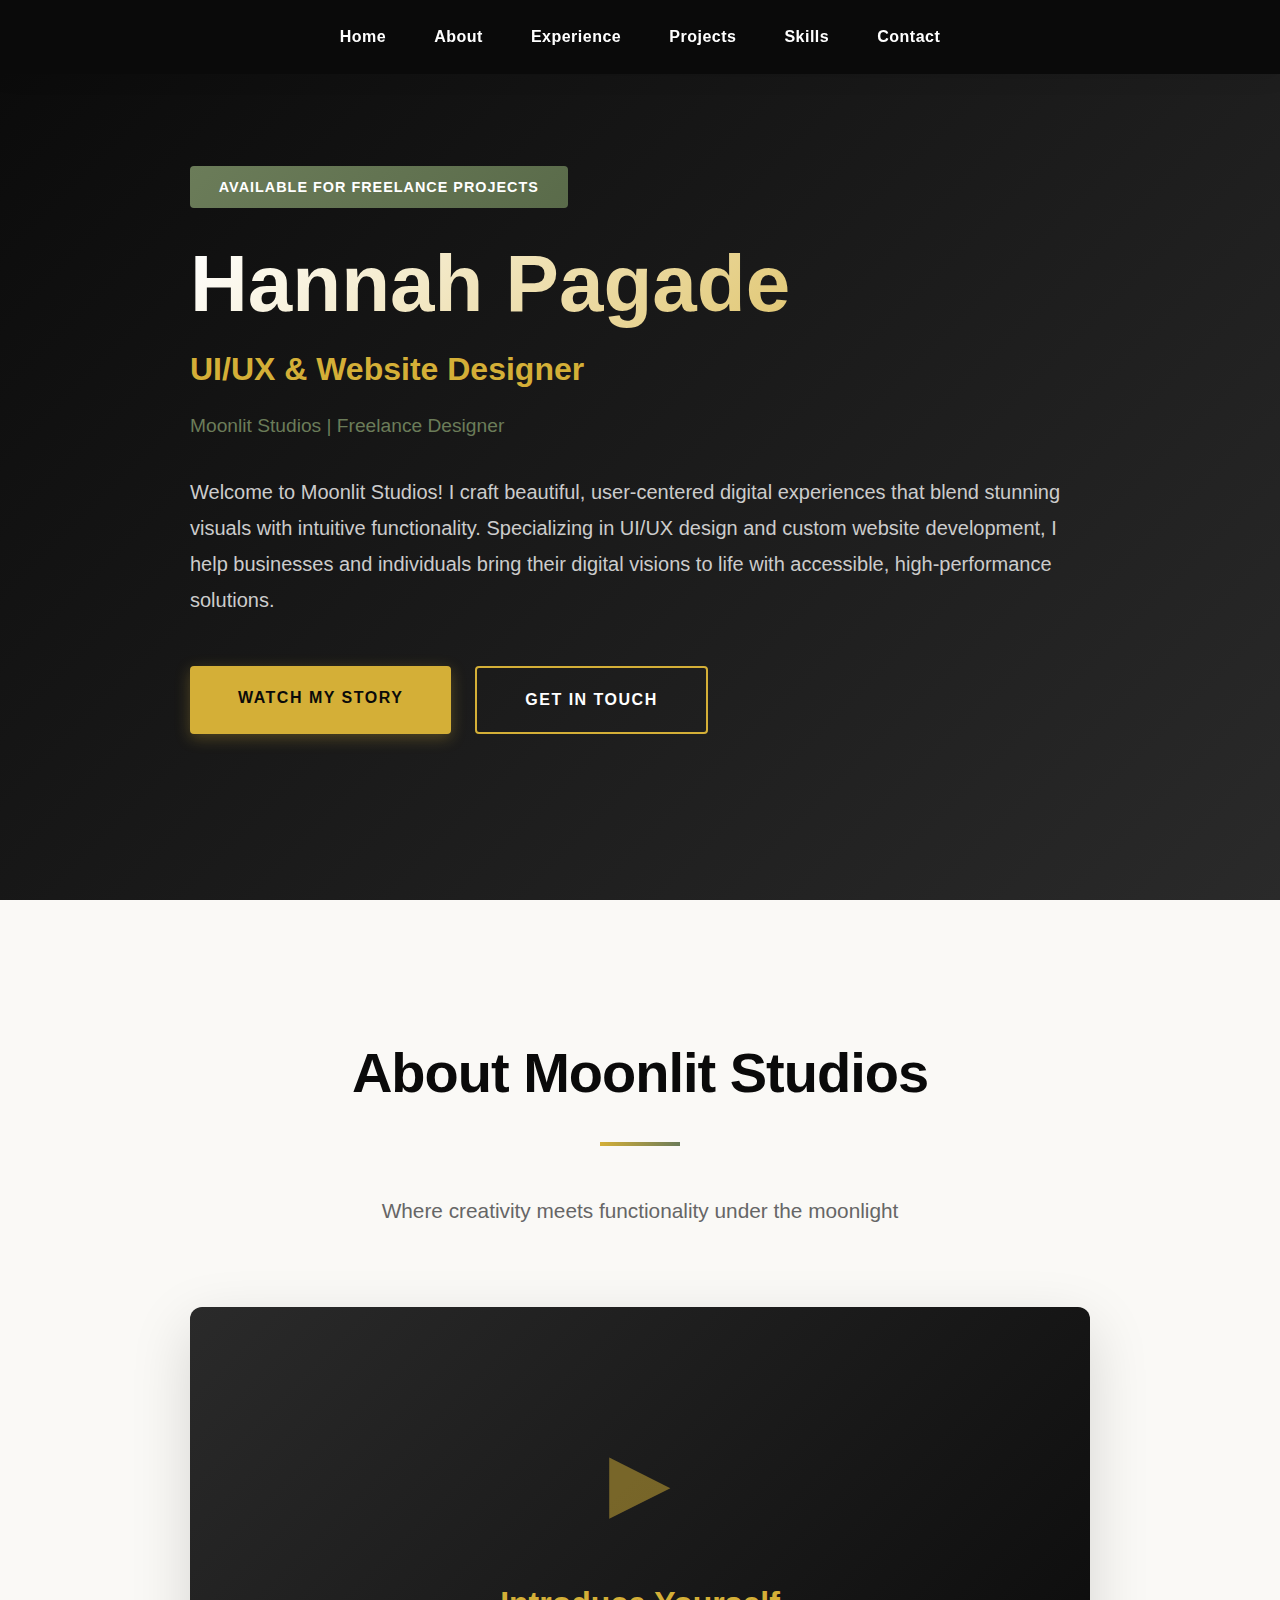
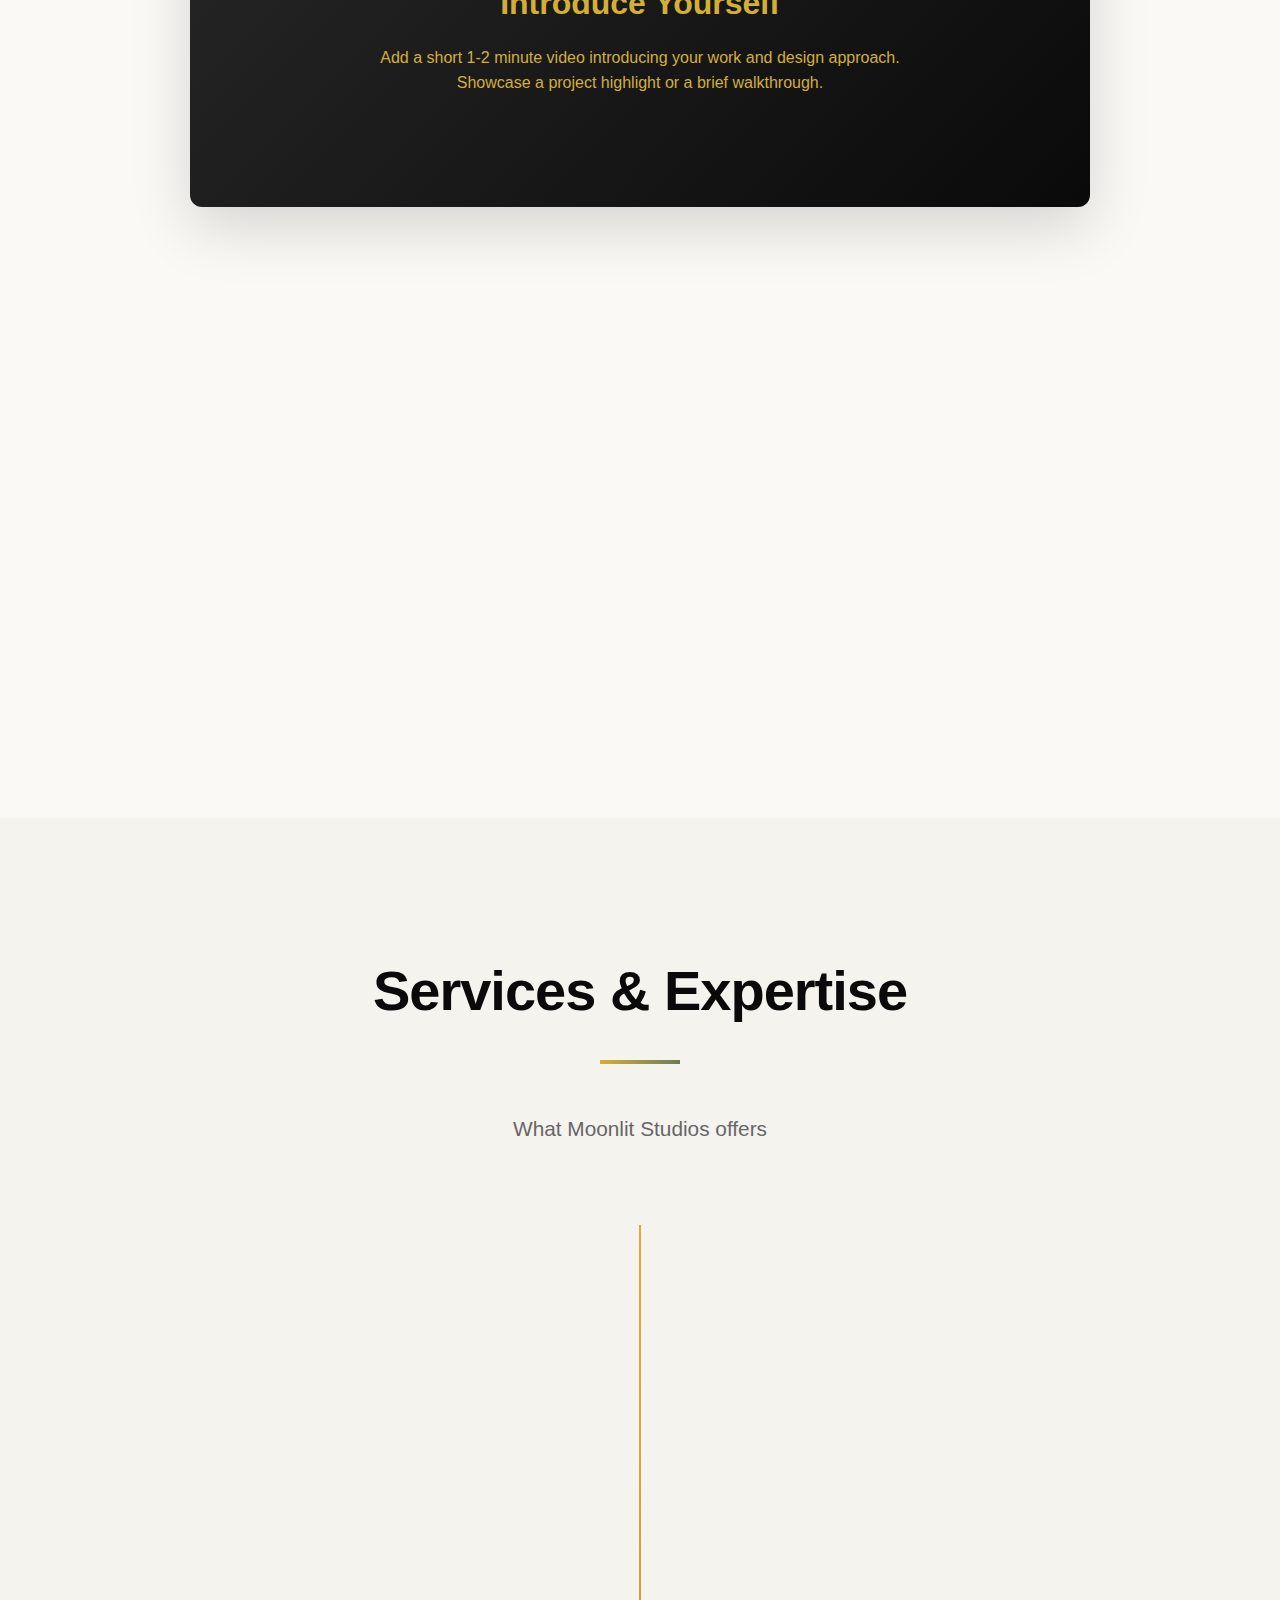
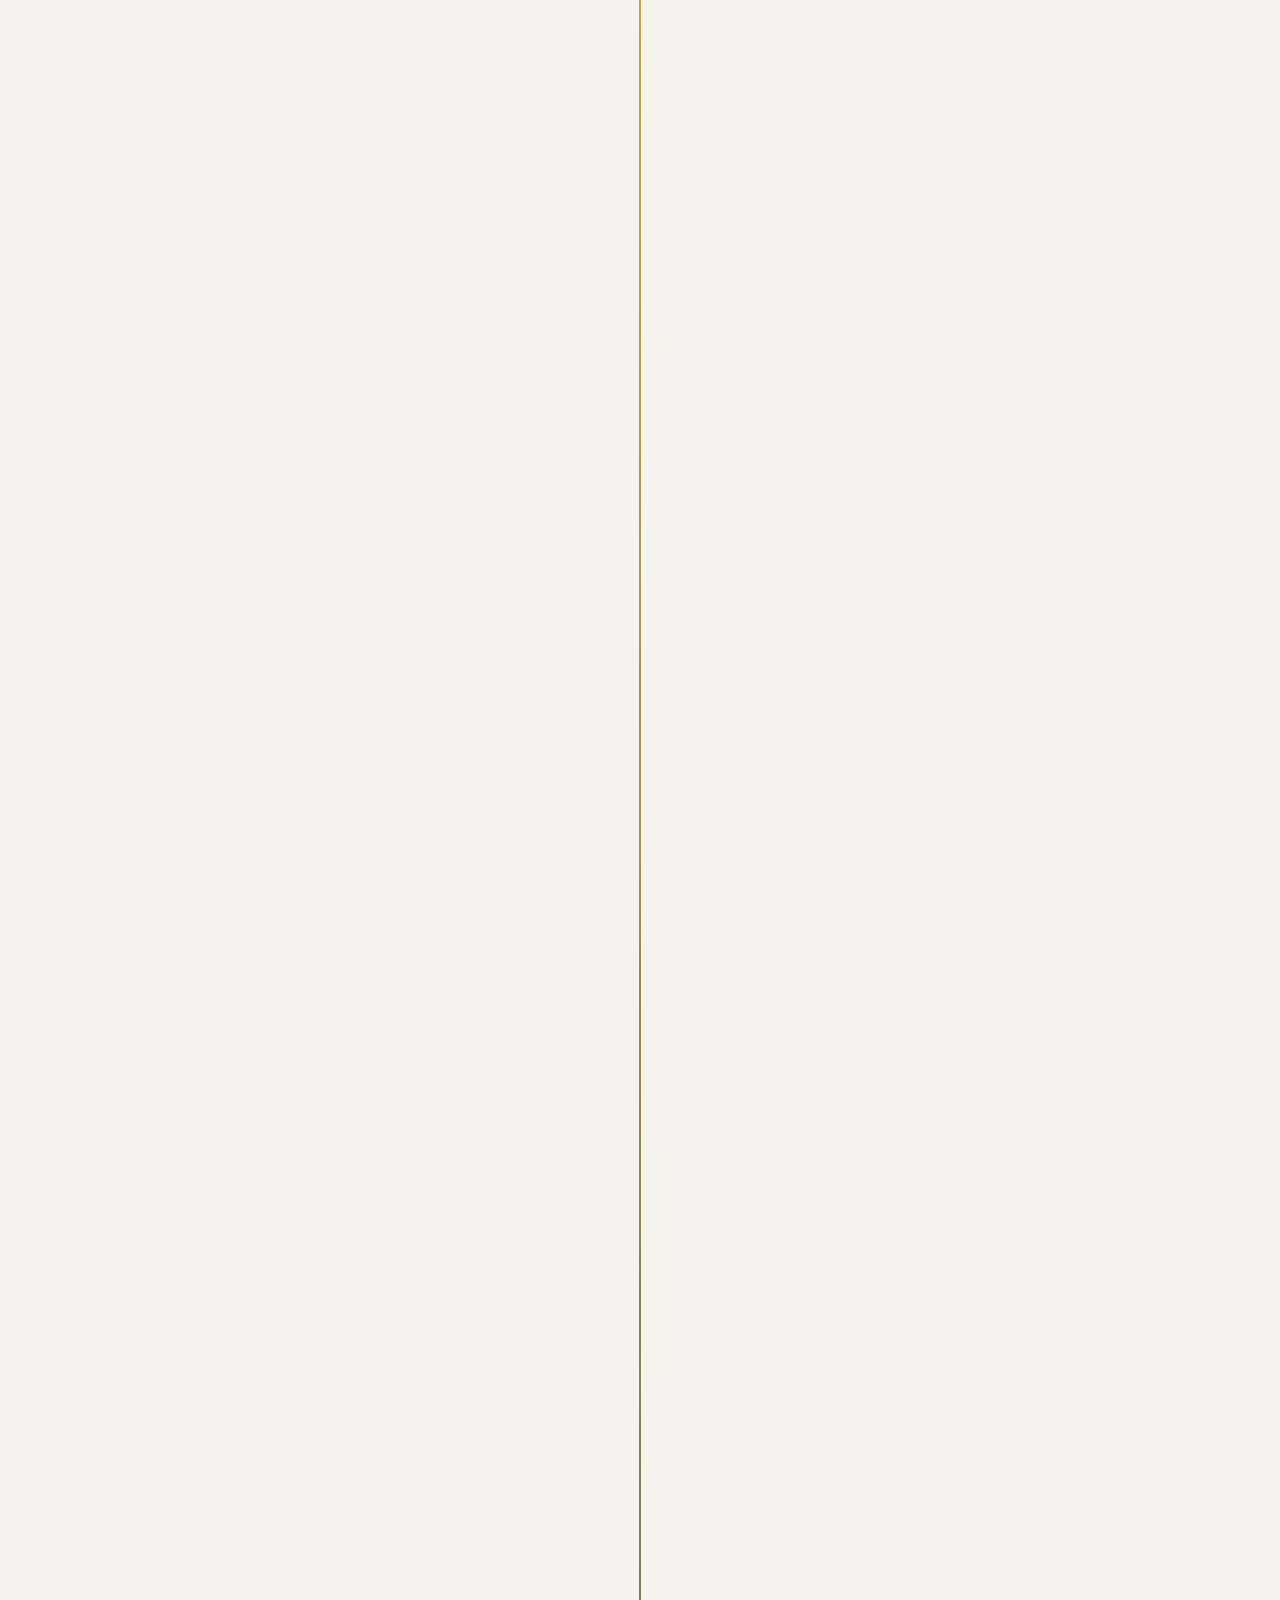
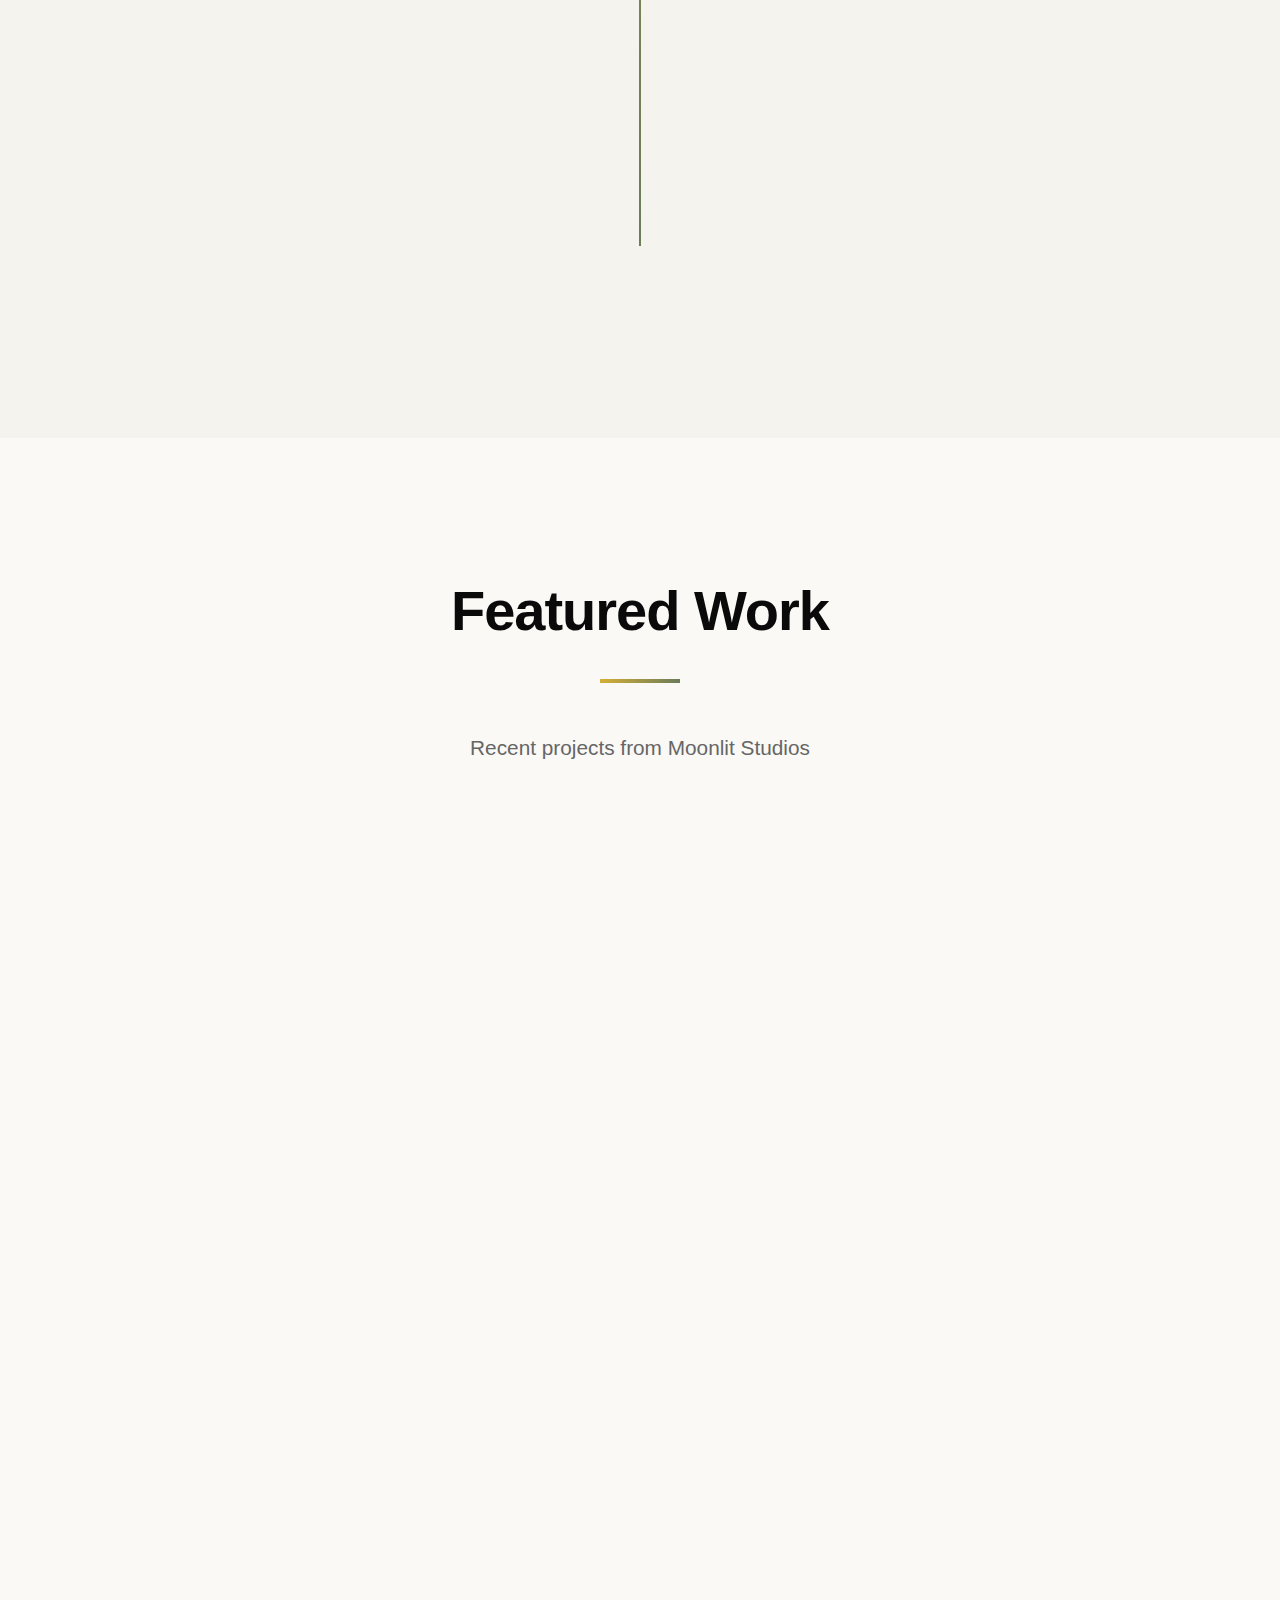
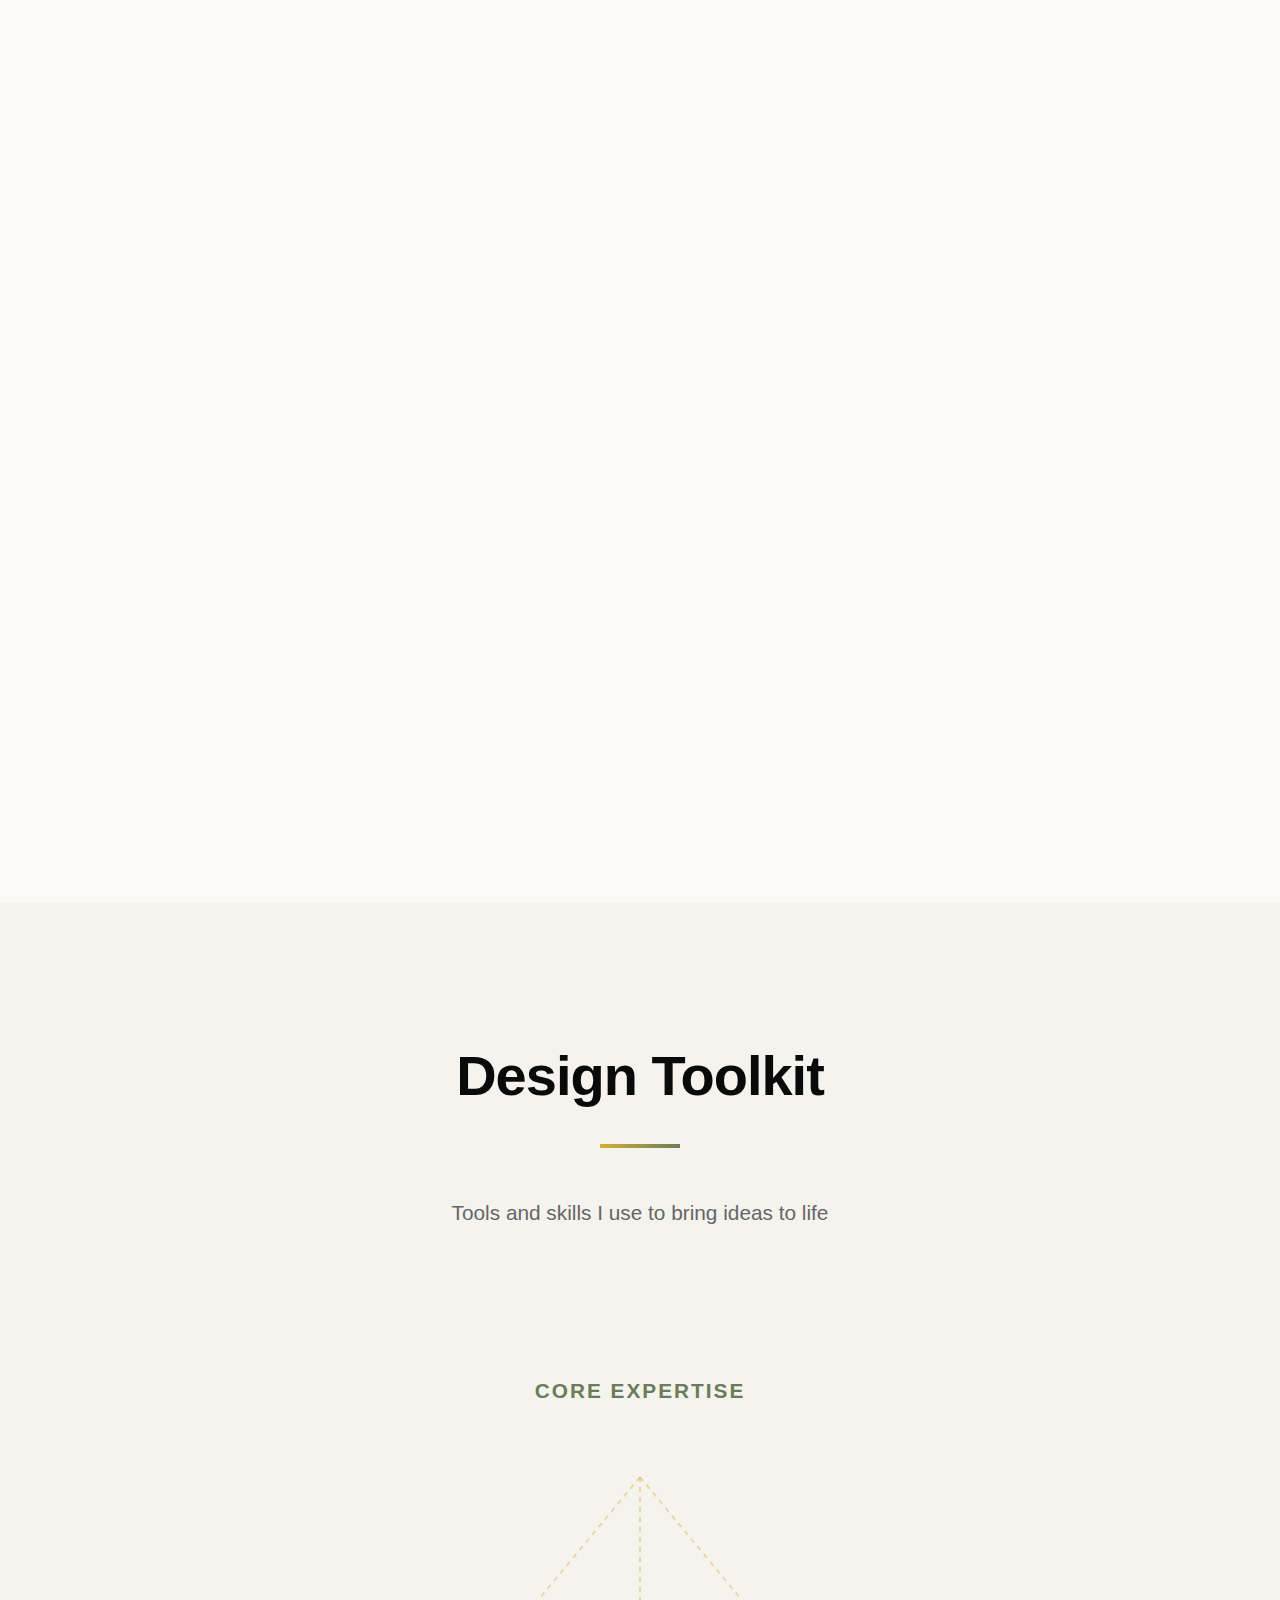
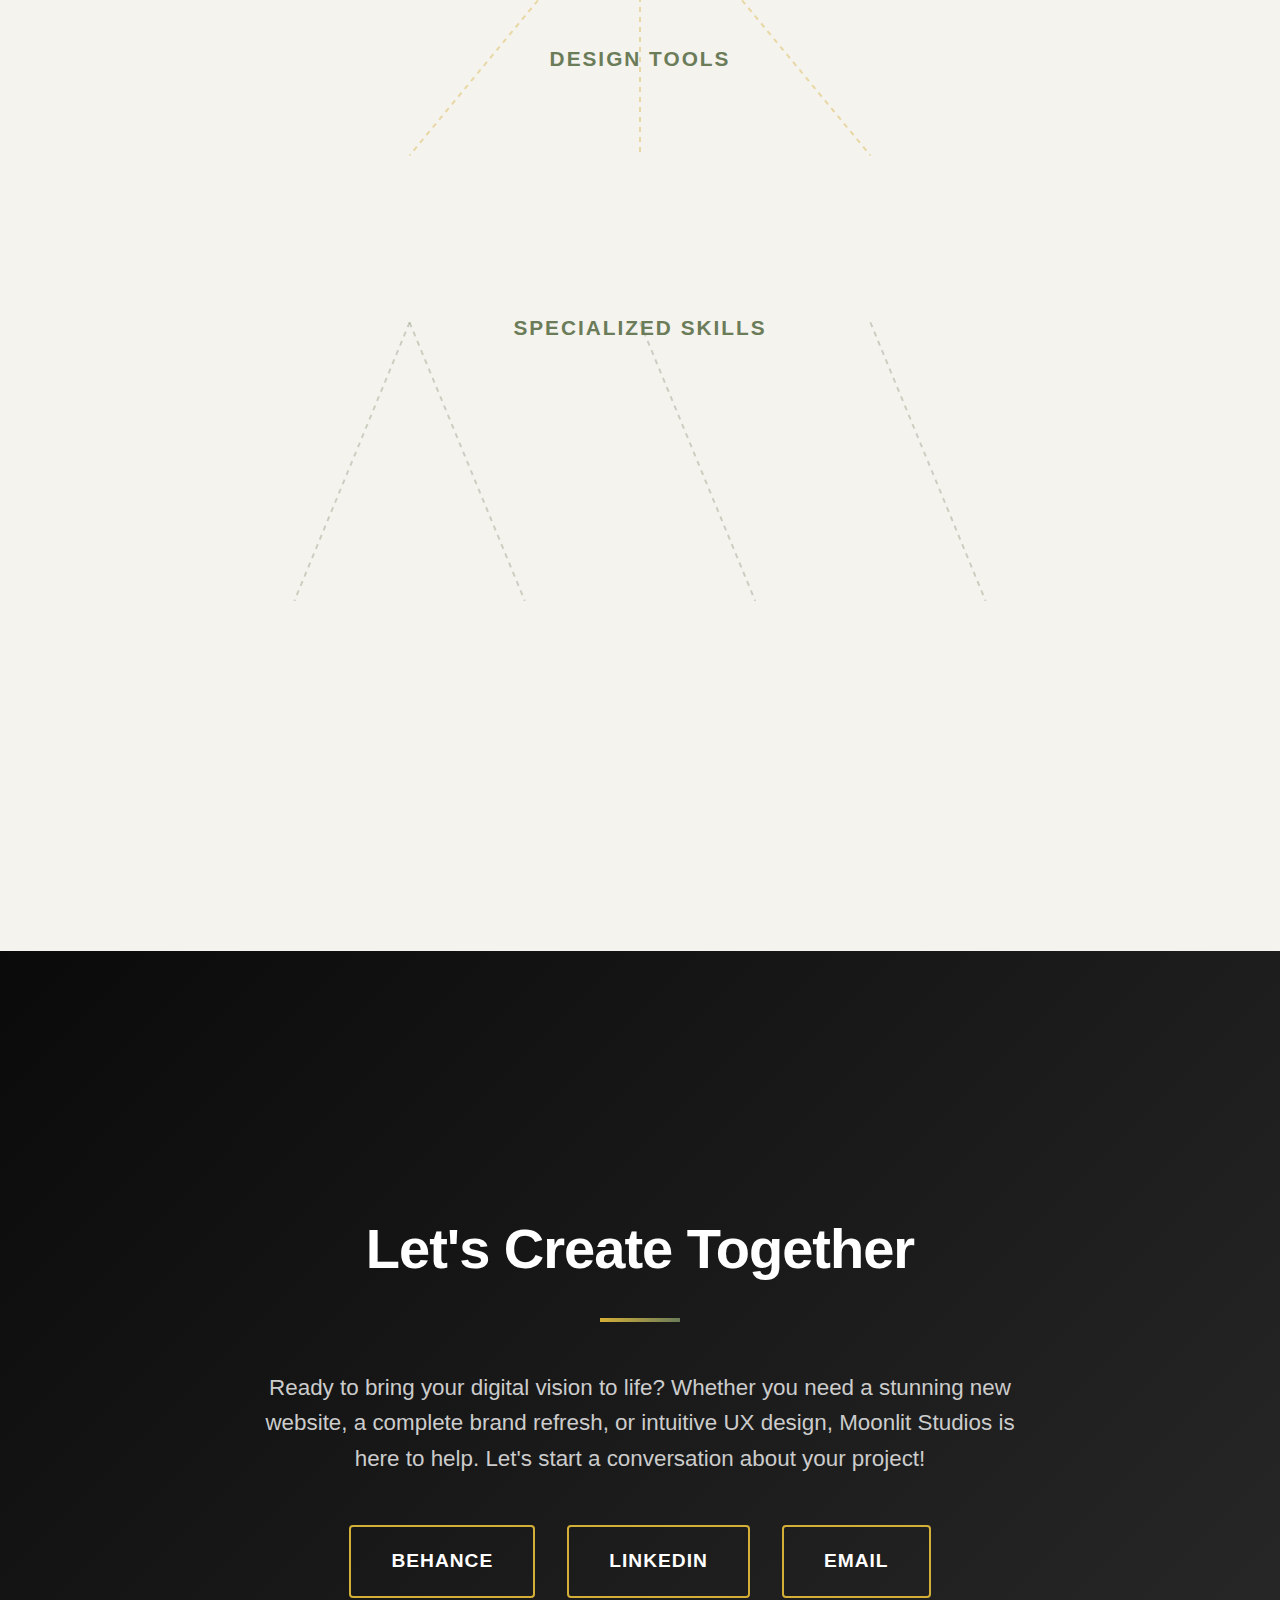
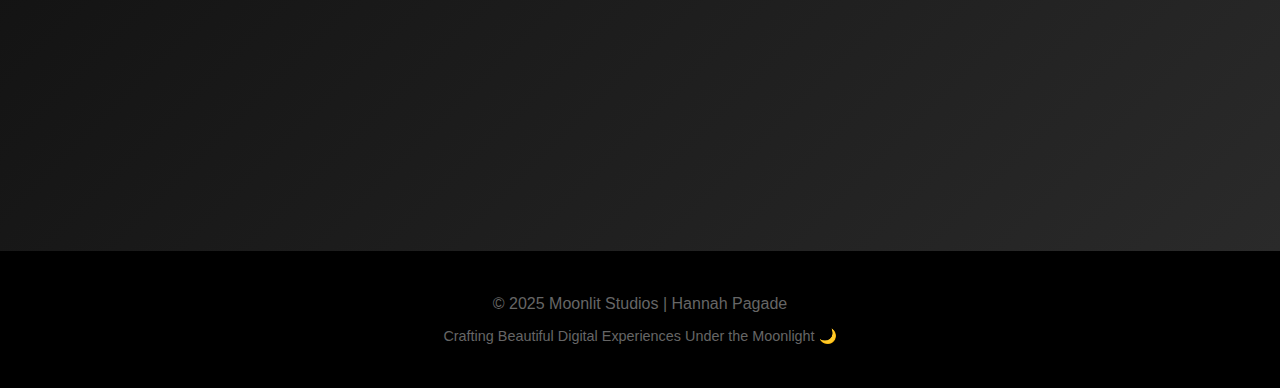
<file: index.html>
<!DOCTYPE html>
<html lang="en">
<head>
    <meta charset="UTF-8">
    <meta name="viewport" content="width=device-width, initial-scale=1.0">
    <title>Hannah Pagade | UI/UX & Website Designer - Moonlit Studios</title>
    <meta name="description" content="Hannah Pagade - Freelance UI/UX and Website Designer at Moonlit Studios. Creating beautiful, user-centered digital experiences.">
    <style>
        * {
            margin: 0;
            padding: 0;
            box-sizing: border-box;
        }
        
        :root {
            --black: #0A0A0A;
            --white: #FFFFFF;
            --off-white: #FAF9F6;
            --cream: #F5F3EE;
            --gold: #D4AF37;
            --olive: #6B7C59;
            --dark-gray: #2A2A2A;
            --light-gray: #E8E6E1;
        }
        
        @keyframes fadeIn {
            from { opacity: 0; transform: translateY(20px); }
            to { opacity: 1; transform: translateY(0); }
        }
        
        @keyframes pulse {
            0%, 100% { transform: scale(1); }
            50% { transform: scale(1.02); }
        }
        
        body {
            font-family: -apple-system, BlinkMacSystemFont, 'Segoe UI', 'Roboto', sans-serif;
            line-height: 1.6;
            color: var(--black);
            background: var(--off-white);
            overflow-x: hidden;
        }
        
        nav {
            position: fixed;
            top: 0;
            width: 100%;
            background: rgba(10, 10, 10, 0.98);
            backdrop-filter: blur(10px);
            padding: 1.5rem 4rem;
            z-index: 1000;
            box-shadow: 0 2px 20px rgba(0,0,0,0.1);
        }
        
        nav ul {
            list-style: none;
            display: flex;
            justify-content: center;
            gap: 3rem;
        }
        
        nav a {
            color: var(--white);
            text-decoration: none;
            font-weight: 600;
            font-size: 1rem;
            letter-spacing: 0.5px;
            transition: all 0.3s ease;
            position: relative;
        }
        
        nav a::after {
            content: '';
            position: absolute;
            bottom: -5px;
            left: 0;
            width: 0;
            height: 2px;
            background: var(--gold);
            transition: width 0.3s ease;
        }
        
        nav a:hover::after {
            width: 100%;
        }
        
        section {
            min-height: 100vh;
            padding: 8rem 4rem;
            display: flex;
            align-items: center;
            justify-content: center;
        }
        
        .hero {
            background: linear-gradient(135deg, var(--black) 0%, var(--dark-gray) 100%);
            color: var(--white);
            position: relative;
        }
        
        .hero-content {
            position: relative;
            z-index: 1;
            max-width: 1000px;
            animation: fadeIn 1s ease-out;
        }
        
        .status-badge {
            display: inline-block;
            background: linear-gradient(135deg, var(--olive) 0%, #5a6b4a 100%);
            color: var(--white);
            padding: 0.6rem 1.8rem;
            border-radius: 4px;
            font-weight: 600;
            font-size: 0.9rem;
            margin-bottom: 2rem;
            letter-spacing: 1px;
            text-transform: uppercase;
        }
        
        .hero h1 {
            font-size: 5rem;
            margin-bottom: 1rem;
            font-weight: 800;
            line-height: 1.1;
            background: linear-gradient(135deg, var(--white) 0%, var(--gold) 100%);
            -webkit-background-clip: text;
            -webkit-text-fill-color: transparent;
            background-clip: text;
        }
        
        .hero .title {
            font-size: 2rem;
            color: var(--gold);
            margin-bottom: 1rem;
            font-weight: 600;
        }
        
        .hero .location {
            font-size: 1.2rem;
            color: var(--olive);
            margin-bottom: 2rem;
            font-weight: 500;
        }
        
        .hero .description {
            font-size: 1.25rem;
            line-height: 1.8;
            color: #ccc;
            margin-bottom: 3rem;
            max-width: 900px;
        }
        
        .cta-buttons {
            display: flex;
            gap: 1.5rem;
            flex-wrap: wrap;
        }
        
        .btn {
            padding: 1.2rem 3rem;
            border: none;
            border-radius: 4px;
            font-size: 1rem;
            font-weight: 700;
            cursor: pointer;
            transition: all 0.3s ease;
            text-decoration: none;
            display: inline-block;
            text-transform: uppercase;
            letter-spacing: 1.5px;
            position: relative;
            overflow: hidden;
        }
        
        .btn::before {
            content: '';
            position: absolute;
            top: 0;
            left: -100%;
            width: 100%;
            height: 100%;
            background: linear-gradient(90deg, transparent, rgba(255,255,255,0.2), transparent);
            transition: left 0.5s;
        }
        
        .btn:hover::before {
            left: 100%;
        }
        
        .btn-primary {
            background: var(--gold);
            color: var(--black);
            box-shadow: 0 4px 15px rgba(212, 175, 55, 0.3);
        }
        
        .btn-primary:hover {
            transform: translateY(-3px);
            box-shadow: 0 8px 25px rgba(212, 175, 55, 0.5);
        }
        
        .btn-secondary {
            background: transparent;
            color: var(--white);
            border: 2px solid var(--gold);
        }
        
        .btn-secondary:hover {
            background: var(--gold);
            color: var(--black);
            transform: translateY(-3px);
        }
        
        .container {
            max-width: 1400px;
            margin: 0 auto;
            width: 100%;
        }
        
        h2 {
            font-size: 3.5rem;
            margin-bottom: 1rem;
            text-align: center;
            font-weight: 800;
            letter-spacing: -1px;
            color: var(--black);
        }
        
        h2::after {
            content: '';
            display: block;
            width: 80px;
            height: 4px;
            background: linear-gradient(90deg, var(--gold) 0%, var(--olive) 100%);
            margin: 1.5rem auto 3rem;
        }
        
        .section-subtitle {
            text-align: center;
            color: #666;
            font-size: 1.3rem;
            margin-bottom: 5rem;
            font-weight: 400;
        }
        
        /* ABOUT SECTION */
        .about {
            background: var(--off-white);
        }
        
        .about-video {
            max-width: 900px;
            margin: 0 auto 3rem;
            border-radius: 12px;
            overflow: hidden;
            box-shadow: 0 20px 60px rgba(0,0,0,0.15);
        }
        
        .about-video iframe {
            width: 100%;
            height: 500px;
            border: none;
        }
        
        .video-placeholder-about {
            background: linear-gradient(135deg, var(--dark-gray) 0%, var(--black) 100%);
            color: var(--gold);
            padding: 4rem;
            text-align: center;
            min-height: 500px;
            display: flex;
            flex-direction: column;
            justify-content: center;
            align-items: center;
        }
        
        .video-placeholder-about .icon {
            font-size: 5rem;
            margin-bottom: 2rem;
            opacity: 0.5;
        }
        
        .video-placeholder-about h3 {
            font-size: 2rem;
            margin-bottom: 1rem;
            color: var(--gold);
        }
        
        .about-content {
            max-width: 800px;
            margin: 0 auto;
            background: var(--white);
            padding: 3rem;
            border-radius: 12px;
            box-shadow: 0 10px 30px rgba(0,0,0,0.08);
        }
        
        .about-content p {
            font-size: 1.1rem;
            line-height: 1.9;
            color: #666;
            margin-bottom: 1.5rem;
        }
        
        /* EXPERIENCE SECTION */
        .experience {
            background: var(--cream);
        }
        
        .timeline {
            position: relative;
            max-width: 1000px;
            margin: 0 auto;
        }
        
        .timeline::before {
            content: '';
            position: absolute;
            left: 50%;
            transform: translateX(-50%);
            width: 2px;
            height: 100%;
            background: linear-gradient(180deg, var(--gold) 0%, var(--olive) 100%);
        }
        
        .timeline-item {
            display: flex;
            justify-content: space-between;
            align-items: center;
            margin-bottom: 4rem;
            position: relative;
        }
        
        .timeline-item:nth-child(odd) {
            flex-direction: row-reverse;
        }
        
        .timeline-content {
            width: 45%;
            background: var(--white);
            padding: 2.5rem;
            border-radius: 12px;
            box-shadow: 0 10px 30px rgba(0,0,0,0.08);
            border: 2px solid var(--light-gray);
            transition: all 0.3s ease;
        }
        
        .timeline-content:hover {
            border-color: var(--gold);
            transform: translateY(-5px);
            box-shadow: 0 15px 40px rgba(0,0,0,0.12);
        }
        
        .timeline-dot {
            position: absolute;
            left: 50%;
            transform: translateX(-50%);
            width: 20px;
            height: 20px;
            background: var(--gold);
            border-radius: 50%;
            border: 4px solid var(--off-white);
            z-index: 10;
        }
        
        .timeline-content h3 {
            font-size: 1.8rem;
            color: var(--black);
            margin-bottom: 0.5rem;
        }
        
        .timeline-content .company {
            font-size: 1.3rem;
            color: var(--olive);
            font-weight: 600;
            margin-bottom: 0.5rem;
        }
        
        .timeline-content .duration {
            font-size: 1rem;
            color: #999;
            margin-bottom: 1.5rem;
        }
        
        .timeline-content ul {
            list-style: none;
            padding: 0;
        }
        
        .timeline-content li {
            color: #666;
            line-height: 1.8;
            margin-bottom: 0.5rem;
            padding-left: 1.5rem;
            position: relative;
        }
        
        .timeline-content li::before {
            content: '▸';
            position: absolute;
            left: 0;
            color: var(--gold);
            font-weight: bold;
        }
        
        /* PROJECTS SECTION */
        .projects {
            background: var(--off-white);
        }
        
        .projects-grid {
            display: grid;
            grid-template-columns: repeat(auto-fit, minmax(400px, 1fr));
            gap: 3rem;
        }
        
        .project-card {
            background: var(--white);
            border: 2px solid var(--light-gray);
            border-radius: 12px;
            overflow: hidden;
            transition: all 0.4s ease;
            position: relative;
        }
        
        .project-card::before {
            content: '';
            position: absolute;
            top: 0;
            left: 0;
            right: 0;
            height: 4px;
            background: linear-gradient(90deg, var(--gold) 0%, var(--olive) 100%);
            transform: scaleX(0);
            transition: transform 0.3s ease;
        }
        
        .project-card:hover::before {
            transform: scaleX(1);
        }
        
        .project-card:hover {
            border-color: var(--gold);
            transform: translateY(-10px);
            box-shadow: 0 20px 60px rgba(0,0,0,0.15);
        }
        
        .project-video {
            width: 100%;
            height: 250px;
            background: linear-gradient(135deg, var(--dark-gray) 0%, var(--black) 100%);
            display: flex;
            align-items: center;
            justify-content: center;
            border-bottom: 2px solid var(--light-gray);
        }
        
        .project-video iframe {
            width: 100%;
            height: 100%;
            border: none;
        }
        
        .video-placeholder {
            display: flex;
            flex-direction: column;
            align-items: center;
            gap: 1rem;
            padding: 2rem;
            text-align: center;
            color: var(--gold);
        }
        
        .video-placeholder-icon {
            font-size: 3rem;
            opacity: 0.5;
        }
        
        .project-content {
            padding: 2.5rem;
        }
        
        .project-card h3 {
            font-size: 2rem;
            margin-bottom: 1.5rem;
            color: var(--black);
            font-weight: 700;
        }
        
        .project-card .description {
            color: #666;
            margin-bottom: 2rem;
            font-size: 1.05rem;
            line-height: 1.8;
        }
        
        .tech-stack {
            display: flex;
            flex-wrap: wrap;
            gap: 0.7rem;
            margin-bottom: 2rem;
        }
        
        .tech-tag {
            background: var(--olive);
            color: var(--white);
            padding: 0.5rem 1.1rem;
            border-radius: 4px;
            font-size: 0.85rem;
            font-weight: 600;
            letter-spacing: 0.5px;
            text-transform: uppercase;
            transition: all 0.3s ease;
        }
        
        .tech-tag:hover {
            background: var(--gold);
            color: var(--black);
            transform: translateY(-2px);
        }
        
        .project-actions {
            display: flex;
            gap: 1rem;
            flex-wrap: wrap;
        }
        
        .action-btn {
            flex: 1;
            min-width: 140px;
            padding: 1rem 1.5rem;
            border: 2px solid var(--black);
            background: var(--white);
            color: var(--black);
            text-decoration: none;
            font-weight: 700;
            font-size: 0.95rem;
            text-align: center;
            border-radius: 6px;
            transition: all 0.3s ease;
            position: relative;
            overflow: hidden;
            display: flex;
            align-items: center;
            justify-content: center;
        }
        
        .action-btn::before {
            content: '';
            position: absolute;
            top: 0;
            left: -100%;
            width: 100%;
            height: 100%;
            background: var(--black);
            transition: left 0.3s ease;
            z-index: 0;
        }
        
        .action-btn span {
            position: relative;
            z-index: 1;
        }
        
        .action-btn:hover::before {
            left: 0;
        }
        
        .action-btn:hover {
            color: var(--white);
            transform: translateY(-2px);
        }
        
        .action-btn.primary {
            background: var(--gold);
            border-color: var(--gold);
            color: var(--black);
        }
        
        .action-btn.primary::before {
            background: var(--olive);
        }
        
        .action-btn.primary:hover {
            color: var(--white);
        }
        
        /* SKILLS WIREFRAME */
        .skills {
            background: var(--cream);
        }
        
        .skills-wireframe {
            position: relative;
            max-width: 1200px;
            margin: 0 auto;
            padding: 4rem 0;
        }
        
        .wireframe-connections {
            position: absolute;
            top: 0;
            left: 0;
            width: 100%;
            height: 100%;
            pointer-events: none;
            z-index: 0;
        }
        
        .skills-tier {
            position: relative;
            z-index: 1;
            display: flex;
            justify-content: center;
            flex-wrap: wrap;
            gap: 2.5rem;
            margin-bottom: 4rem;
        }
        
        .tier-label {
            text-align: center;
            font-size: 1.3rem;
            font-weight: 700;
            color: var(--olive);
            margin-bottom: 2rem;
            text-transform: uppercase;
            letter-spacing: 2px;
        }
        
        .skill-node {
            background: var(--white);
            border: 3px solid var(--light-gray);
            border-radius: 12px;
            padding: 2rem 2.5rem;
            cursor: pointer;
            transition: all 0.3s ease;
            position: relative;
            min-width: 220px;
            text-align: center;
        }
        
        .skill-node.core {
            border-color: var(--gold);
            box-shadow: 0 8px 25px rgba(212, 175, 55, 0.25);
        }
        
        .skill-node.advanced {
            border-color: var(--olive);
        }
        
        .skill-node:hover {
            transform: translateY(-8px) scale(1.05);
            box-shadow: 0 15px 40px rgba(0,0,0,0.15);
            border-color: var(--gold);
        }
        
        .skill-node h3 {
            font-size: 1.5rem;
            color: var(--black);
            margin-bottom: 0.5rem;
        }
        
        .skill-level {
            font-size: 0.9rem;
            color: var(--olive);
            font-weight: 600;
            text-transform: uppercase;
            letter-spacing: 1px;
        }
        
        .skill-description {
            display: none;
            margin-top: 1rem;
            padding-top: 1rem;
            border-top: 2px solid var(--light-gray);
            color: #666;
            font-size: 0.95rem;
            line-height: 1.6;
            text-align: left;
        }
        
        .skill-node.active .skill-description {
            display: block;
            animation: fadeIn 0.3s ease-out;
        }
        
        /* CONTACT */
        .contact {
            background: linear-gradient(135deg, var(--black) 0%, var(--dark-gray) 100%);
            color: var(--white);
            text-align: center;
        }
        
        .contact h2 {
            color: var(--white);
        }
        
        .contact .intro {
            font-size: 1.4rem;
            margin-bottom: 3rem;
            color: #ccc;
            max-width: 800px;
            margin-left: auto;
            margin-right: auto;
        }
        
        .contact-links {
            display: flex;
            gap: 2rem;
            justify-content: center;
            flex-wrap: wrap;
        }
        
        .contact-link {
            color: var(--white);
            text-decoration: none;
            font-size: 1.2rem;
            padding: 1.2rem 2.5rem;
            border: 2px solid var(--gold);
            border-radius: 4px;
            font-weight: 700;
            transition: all 0.3s ease;
            text-transform: uppercase;
            letter-spacing: 1px;
            position: relative;
            overflow: hidden;
        }
        
        .contact-link::before {
            content: '';
            position: absolute;
            top: 0;
            left: -100%;
            width: 100%;
            height: 100%;
            background: var(--gold);
            transition: left 0.3s ease;
            z-index: 0;
        }
        
        .contact-link span {
            position: relative;
            z-index: 1;
        }
        
        .contact-link:hover::before {
            left: 0;
        }
        
        .contact-link:hover {
            color: var(--black);
            transform: translateY(-3px);
        }
        
        footer {
            background: #000;
            color: #666;
            text-align: center;
            padding: 2.5rem;
        }
        
        @media (max-width: 1024px) {
            section { padding: 6rem 2rem; }
            nav { padding: 1.5rem 2rem; }
            .hero h1 { font-size: 3.5rem; }
            .timeline::before { left: 0; }
            .timeline-item { flex-direction: column !important; }
            .timeline-content { width: 100%; margin-left: 3rem; }
            .timeline-dot { left: 0; }
        }
        
        @media (max-width: 768px) {
            .hero h1 { font-size: 2.5rem; }
            nav ul { gap: 1.5rem; font-size: 0.9rem; }
            .projects-grid { grid-template-columns: 1fr; }
            h2 { font-size: 2.5rem; }
            .skill-node { min-width: 180px; padding: 1.5rem; }
            .about-video iframe, .video-placeholder-about { height: 300px; }
        }
    
/* Achievement Counter Animation */
.stat-number {
    display: inline-block;
    font-size: 2.5rem;
    font-weight: 800;
    background: linear-gradient(135deg, var(--gold) 0%, var(--olive) 100%);
    -webkit-background-clip: text;
    -webkit-text-fill-color: transparent;
    background-clip: text;
}

.stat-item {
    text-align: center;
    padding: 1.5rem;
}

.stat-label {
    display: block;
    margin-top: 0.5rem;
    font-size: 0.9rem;
    color: #666;
}

/* Testimonial Cards */
.testimonial-snippet {
    background: linear-gradient(135deg, #F5F3EE 0%, #FAF9F6 100%);
    border-left: 4px solid var(--gold);
    padding: 1.5rem;
    margin: 2rem 0;
    border-radius: 8px;
    box-shadow: 0 2px 15px rgba(0,0,0,0.05);
    transition: transform 0.3s ease;
}

.testimonial-snippet:hover {
    transform: translateY(-2px);
    box-shadow: 0 4px 20px rgba(0,0,0,0.08);
}

.testimonial-snippet blockquote {
    font-style: italic;
    font-size: 1.1rem;
    line-height: 1.6;
    margin: 0 0 1rem 0;
    color: #333;
}

.testimonial-snippet cite {
    font-style: normal;
    color: var(--gold);
    font-weight: 600;
}

/* Skill Category Filters */
.skill-filters {
    display: flex;
    gap: 1rem;
    justify-content: center;
    margin-bottom: 3rem;
    flex-wrap: wrap;
}

.filter-btn {
    padding: 0.75rem 1.5rem;
    background: transparent;
    border: 2px solid var(--olive);
    border-radius: 50px;
    color: var(--olive);
    font-weight: 600;
    cursor: pointer;
    transition: all 0.3s ease;
}

.filter-btn:hover {
    background: var(--olive);
    color: white;
    transform: translateY(-2px);
}

.filter-btn.active {
    background: var(--gold);
    border-color: var(--gold);
    color: white;
}

/* Micro-interactions */
.skill-node:hover .node-circle {
    transform: scale(1.1) rotate(5deg);
    box-shadow: 0 8px 30px rgba(212, 175, 55, 0.3);
    transition: all 0.4s cubic-bezier(0.34, 1.56, 0.64, 1);
}

/* Resume Download Button */
.resume-download-btn {
    display: inline-flex;
    align-items: center;
    gap: 0.75rem;
    padding: 1rem 2rem;
    background: var(--gold);
    color: var(--black);
    border-radius: 50px;
    font-weight: 700;
    text-decoration: none;
    transition: all 0.3s ease;
    box-shadow: 0 4px 15px rgba(212, 175, 55, 0.3);
    margin-top: 2rem;
}

.resume-download-btn:hover {
    transform: translateY(-2px);
    box-shadow: 0 8px 25px rgba(212, 175, 55, 0.5);
}

.resume-download-btn .btn-arrow {
    transition: transform 0.3s ease;
}

.resume-download-btn:hover .btn-arrow {
    transform: translateX(5px);
}

/* Currently Learning Badge */
.learning-badge {
    display: inline-flex;
    align-items: center;
    gap: 0.5rem;
    padding: 0.75rem 1.5rem;
    background: rgba(212, 175, 55, 0.1);
    border: 1px solid var(--gold);
    border-radius: 50px;
    font-size: 0.9rem;
    margin-top: 1rem;
}

.pulse-dot {
    width: 8px;
    height: 8px;
    background: var(--gold);
    border-radius: 50%;
    animation: pulse 2s infinite;
}

@keyframes pulse {
    0%, 100% { transform: scale(1); opacity: 1; }
    50% { transform: scale(1.5); opacity: 0.5; }
}

/* Gradient Headers */
.section-title {
    background: linear-gradient(135deg, var(--gold) 0%, var(--olive) 100%);
    -webkit-background-clip: text;
    -webkit-text-fill-color: transparent;
    background-clip: text;
}

/* Parallax */
.hero {
    background-attachment: fixed;
}

    

/* Animated Steam */
.steam {
    position: absolute;
    top: -10px;
    left: 50%;
    transform: translateX(-50%);
}

.steam-line {
    fill: none;
    stroke: rgba(107, 124, 89, 0.7);
    stroke-width: 2;
    stroke-linecap: round;
    animation: steam-rise 3s ease-in-out infinite;
}

.steam-line:nth-child(1) {
    animation-delay: 0s;
}

.steam-line:nth-child(2) {
    animation-delay: 0.5s;
}

.steam-line:nth-child(3) {
    animation-delay: 1s;
}

@keyframes steam-rise {
    0% {
        opacity: 0;
        transform: translateY(0) scale(1);
    }
    50% {
        opacity: 0.7;
    }
    100% {
        opacity: 0;
        transform: translateY(-20px) scale(1.2);
    }
}

/* Mobile responsiveness */
@media (max-width: 768px) {
    .chai-cup-button {
        width: 60px;
        height: 60px;
        bottom: 20px;
        right: 20px;
    }
    
    .chai-cup-button svg {
        width: 35px;
        height: 35px;
    }
}

    

    
/* Floating Chai Cup - Back to Top (Gold Classy Edition) */
.chai-cup-button {
    position: fixed;
    bottom: 30px;
    right: 30px;
    width: 65px;
    height: 65px;
    background: var(--cream);
    border-radius: 50%;
    display: flex;
    align-items: center;
    justify-content: center;
    cursor: pointer;
    box-shadow: 0 4px 20px rgba(212, 175, 55, 0.15);
    opacity: 0;
    visibility: hidden;
    transform: translateY(100px);
    transition: all 0.5s cubic-bezier(0.34, 1.56, 0.64, 1);
    z-index: 1000;
    border: 2px solid var(--gold);
}

.chai-cup-button.visible {
    opacity: 1;
    visibility: visible;
    transform: translateY(0);
}

.chai-cup-button:hover {
    transform: translateY(-3px);
    box-shadow: 0 8px 30px rgba(212, 175, 55, 0.35);
    border-color: var(--gold);
    background: var(--off-white);
}

.chai-cup-button svg {
    width: 38px;
    height: 38px;
    fill: none;
    stroke: var(--gold);
    stroke-width: 2.5;
    stroke-linecap: round;
    stroke-linejoin: round;
    transition: all 0.3s ease;
}

.chai-cup-button:hover svg {
    stroke: var(--gold);
    transform: scale(1.05);
}

/* Continuous Rising Steam */
.steam {
    position: absolute;
    top: -12px;
    left: 50%;
    transform: translateX(-50%);
}

.steam-line {
    fill: none;
    stroke: var(--gold);
    stroke-width: 2;
    stroke-linecap: round;
    opacity: 0;
    animation: steam-rise-continuous 3s ease-in-out infinite;
}

.steam-line:nth-child(1) {
    animation-delay: 0s;
}

.steam-line:nth-child(2) {
    animation-delay: 1s;
}

.steam-line:nth-child(3) {
    animation-delay: 2s;
}

@keyframes steam-rise-continuous {
    0% {
        opacity: 0;
        transform: translateY(0) translateX(0);
    }
    20% {
        opacity: 0.6;
    }
    40% {
        opacity: 0.8;
    }
    60% {
        opacity: 0.6;
    }
    80% {
        opacity: 0.3;
    }
    100% {
        opacity: 0;
        transform: translateY(-25px) translateX(3px);
    }
}

/* Mobile */
@media (max-width: 768px) {
    .chai-cup-button {
        width: 55px;
        height: 55px;
        bottom: 20px;
        right: 20px;
    }
    
    .chai-cup-button svg {
        width: 32px;
        height: 32px;
    }
}

    </style>
</head>
<body>
    <nav>
        <ul>
            <li><a href="#home">Home</a></li>
            <li><a href="#about">About</a></li>
            <li><a href="#experience">Experience</a></li>
            <li><a href="#projects">Projects</a></li>
            <li><a href="#skills">Skills</a></li>
            <li><a href="#contact">Contact</a></li>
        </ul>
    </nav>

    <section id="home" class="hero">
        <div class="hero-content">
            <div class="status-badge">Available for Freelance Projects</div>
            <h1>Hannah Pagade</h1>
            <p class="title">UI/UX & Website Designer</p>
            <p class="location">Moonlit Studios | Freelance Designer</p>
            <p class="description">
                Welcome to Moonlit Studios! I craft beautiful, user-centered digital experiences that blend 
                stunning visuals with intuitive functionality. Specializing in UI/UX design and custom website 
                development, I help businesses and individuals bring their digital visions to life with 
                accessible, high-performance solutions.
            </p>
            <div class="cta-buttons">
                <a href="#about" class="btn btn-primary">Watch My Story</a>
                <a href="#contact" class="btn btn-secondary">Get In Touch</a>
            </div>
        </div>
    </section>

    <section id="about" class="about">
        <div class="container">
            <h2>About Moonlit Studios</h2>
            <p class="section-subtitle">Where creativity meets functionality under the moonlight</p>
            
            <div class="about-video">
             <!-- Add your video here!
                 YouTube: <iframe src="https://www.youtube.com/embed/YOUR_VIDEO_ID" allowfullscreen></iframe>
                 Loom: <iframe src="https://www.loom.com/embed/YOUR_LOOM_ID" allowfullscreen></iframe> -->
                <div class="video-placeholder-about">
                    <div class="icon">▶</div>
                    <h3>Introduce Yourself</h3>
                    <p>Add a short 1-2 minute video introducing your work and design approach.<br>
                    Showcase a project highlight or a brief walkthrough.</p>
                </div>
            </div>
            
            <div class="about-content">
                <p>
                    Hi, I'm Hannah! I founded Moonlit Studios to help businesses and creatives establish 
                    their digital presence with thoughtful, beautiful design. With a focus on UI/UX principles 
                    and modern web technologies, I create experiences that users love and clients are proud of.
                </p>
                <p>
                    At Moonlit Studios, every project is approached with fresh eyes and a commitment to quality. 
                    Whether you need a complete brand identity, a stunning website, or intuitive app interfaces, 
                    I work closely with you to bring your vision to life while ensuring accessibility, performance, 
                    and user delight at every touchpoint.
                </p>
                <p>
                    Let's create something beautiful together. 🌙✨
                </p>
            </div>
        </div>
    </section>

    <section id="experience" class="experience">
        <div class="container">
            <h2>Services & Expertise</h2>
            <p class="section-subtitle">What Moonlit Studios offers</p>
            
            <div class="timeline">
                <div class="timeline-item">
                    <div class="timeline-content">
                        <h3>UI/UX Design</h3>
                        <div class="company">User-Centered Digital Experiences</div>
                        <div class="duration">Wireframing • Prototyping • User Research</div>
                        <ul>
                            <li>User research and persona development to inform design decisions</li>
                            <li>Wireframing and interactive prototyping in Figma and Adobe XD</li>
                            <li>Responsive design systems that scale across devices</li>
                            <li>Usability testing and iterative design improvements</li>
                        </ul>
                    </div>
                    <div class="timeline-dot"></div>
                </div>

                <div class="timeline-item">
                    <div class="timeline-content">
                        <h3>Website Design & Development</h3>
                        <div class="company">Custom Digital Solutions</div>
                        <div class="duration">HTML/CSS • JavaScript • Responsive Design</div>
                        <ul>
                            <li>Custom website design and development from concept to launch</li>
                            <li>Modern, mobile-first responsive layouts that work on all devices</li>
                            <li>Performance optimization for fast loading and smooth interactions</li>
                            <li>SEO-friendly structure and accessibility best practices</li>
                        </ul>
                    </div>
                    <div class="timeline-dot"></div>
                </div>

                <div class="timeline-item">
                    <div class="timeline-content">
                        <h3>Brand Identity & Visual Design</h3>
                        <div class="company">Creative Visual Solutions</div>
                        <div class="duration">Branding • Typography • Color Theory</div>
                        <ul>
                            <li>Brand identity development including logos and style guides</li>
                            <li>Typography selection and visual hierarchy design</li>
                            <li>Color palette creation based on psychology and accessibility</li>
                            <li>Marketing materials and social media graphics</li>
                        </ul>
                    </div>
                    <div class="timeline-dot"></div>
                </div>

                <div class="timeline-item">
                    <div class="timeline-content">
                        <h3>Consulting & Strategy</h3>
                        <div class="company">Digital Transformation</div>
                        <div class="duration">UX Audits • Design Systems • Consultation</div>
                        <ul>
                            <li>UX audits and recommendations for existing products</li>
                            <li>Design system creation for consistent brand experience</li>
                            <li>Strategic consultation on digital presence and user experience</li>
                            <li>Ongoing support and design iterations post-launch</li>
                        </ul>
                    </div>
                    <div class="timeline-dot"></div>
                </div>
            </div>
        </div>
    </section>

    <section id="projects" class="projects">
        <div class="container">
            <h2>Featured Work</h2>
            <p class="section-subtitle">Recent projects from Moonlit Studios</p>
            
            <div class="projects-grid">
                <div class="project-card">
                    <div class="project-video">
                        <div class="video-placeholder">
                            <div class="video-placeholder-icon">▶</div>
                            <div>Add Demo Video<br><small>(YouTube/Loom)</small></div>
                        </div>
                    </div>
                    <div class="project-content">
                        <h3>Your Project Title Here</h3>
                        <p class="description">
                            Replace this with your project description. Explain the problem you solved, 
                            the design approach you took, and the results achieved. Include key features 
                            and what makes this project special.
                        </p>
                        <div class="tech-stack">
                            <span class="tech-tag">Figma</span>
                            <span class="tech-tag">HTML/CSS</span>
                            <span class="tech-tag">JavaScript</span>
                            <span class="tech-tag">Responsive</span>
                        </div>
                        <div class="project-actions">
                            <a href="https://github.com/example/your-project" class="action-btn primary" target="_blank">
                                <span>View Code</span>
                            </a>
                            <a href="#contact" class="action-btn"><span>Live Demo</span></a>
                            <a href="#contact" class="action-btn"><span>Documentation</span></a>
                        </div>
                    </div>
                </div>

                <div class="project-card">
                    <div class="project-video">
                        <div class="video-placeholder">
                            <div class="video-placeholder-icon">▶</div>
                            <div>Add Demo Video<br><small>(YouTube/Loom)</small></div>
                        </div>
                    </div>
                    <div class="project-content">
                        <h3>Your Project Title Here</h3>
                        <p class="description">
                            Add your second project here. Showcase your design process, the challenges 
                            you overcame, and the final results. Include metrics like conversion rate 
                            improvements or user satisfaction scores if available.
                        </p>
                        <div class="tech-stack">
                            <span class="tech-tag">Adobe XD</span>
                            <span class="tech-tag">React</span>
                            <span class="tech-tag">UI Design</span>
                            <span class="tech-tag">Mobile First</span>
                        </div>
                        <div class="project-actions">
                            <a href="https://github.com/example/your-project-2" class="action-btn primary" target="_blank">
                                <span>View Code</span>
                            </a>
                            <a href="#contact" class="action-btn"><span>Case Study</span></a>
                            <a href="#contact" class="action-btn"><span>Live Demo</span></a>
                        </div>
                    </div>
                </div>

                <div class="project-card">
                    <div class="project-video">
                        <div class="video-placeholder">
                            <div class="video-placeholder-icon">▶</div>
                            <div>Add Demo Video<br><small>(YouTube/Loom)</small></div>
                        </div>
                    </div>
                    <div class="project-content">
                        <h3>Your Project Title Here</h3>
                        <p class="description">
                            Your third featured project goes here. Highlight what makes your work unique - 
                            whether it's innovative interactions, accessibility excellence, or stunning 
                            visual design that tells a story.
                        </p>
                        <div class="tech-stack">
                            <span class="tech-tag">Sketch</span>
                            <span class="tech-tag">WordPress</span>
                            <span class="tech-tag">Branding</span>
                            <span class="tech-tag">UX Research</span>
                        </div>
                        <div class="project-actions">
                            <a href="#contact" class="action-btn primary"><span>Coming Soon</span></a>
                            <a href="#contact" class="action-btn"><span>Get Updates</span></a>
                        </div>
                    </div>
                </div>
            </div>
        </div>
    </section>

    <section id="skills" class="skills">
        <div class="container">
            <h2>Design Toolkit</h2>
            <p class="section-subtitle">Tools and skills I use to bring ideas to life</p>
            
            <div class="skills-wireframe">
                <div class="wireframe-connections">
                    <svg width="100%" height="100%">
                        <!-- Connections from Core to Advanced -->
                        <line x1="50%" y1="15%" x2="30%" y2="40%" stroke="#D4AF37" stroke-width="2" stroke-dasharray="5,5" opacity="0.4"/>
                        <line x1="50%" y1="15%" x2="50%" y2="40%" stroke="#D4AF37" stroke-width="2" stroke-dasharray="5,5" opacity="0.4"/>
                        <line x1="50%" y1="15%" x2="70%" y2="40%" stroke="#D4AF37" stroke-width="2" stroke-dasharray="5,5" opacity="0.4"/>
                        <!-- Connections from Advanced to Foundation -->
                        <line x1="30%" y1="55%" x2="20%" y2="80%" stroke="#6B7C59" stroke-width="2" stroke-dasharray="5,5" opacity="0.3"/>
                        <line x1="30%" y1="55%" x2="40%" y2="80%" stroke="#6B7C59" stroke-width="2" stroke-dasharray="5,5" opacity="0.3"/>
                        <line x1="50%" y1="55%" x2="60%" y2="80%" stroke="#6B7C59" stroke-width="2" stroke-dasharray="5,5" opacity="0.3"/>
                        <line x1="70%" y1="55%" x2="80%" y2="80%" stroke="#6B7C59" stroke-width="2" stroke-dasharray="5,5" opacity="0.3"/>
                    </svg>
                </div>
                
                <!-- CORE EXPERTISE -->
                <div class="tier-label">Core Expertise</div>
                <div class="skills-tier">
                    <div class="skill-node core" onclick="this.classList.toggle('active')">
                        <h3>UI/UX Design</h3>
                        <div class="skill-level">Expert</div>
                        <div class="skill-description">
                            User-centered design methodology, wireframing, prototyping, and usability testing. 
                            Creating intuitive interfaces that users love while meeting business objectives.
                        </div>
                    </div>
                </div>
                
                <!-- ADVANCED SKILLS -->
                <div class="tier-label">Design Tools</div>
                <div class="skills-tier">
                    <div class="skill-node advanced" onclick="this.classList.toggle('active')">
                        <h3>Figma & Adobe XD</h3>
                        <div class="skill-level">Expert</div>
                        <div class="skill-description">
                            Professional prototyping, design systems, and collaborative workflows. 
                            Creating interactive mockups and handoff-ready design specs.
                        </div>
                    </div>
                    <div class="skill-node advanced" onclick="this.classList.toggle('active')">
                        <h3>Adobe Creative Suite</h3>
                        <div class="skill-level">Advanced</div>
                        <div class="skill-description">
                            Photoshop, Illustrator, and InDesign for visual design, photo editing, 
                            vector graphics, and print/digital layouts.
                        </div>
                    </div>
                    <div class="skill-node advanced" onclick="this.classList.toggle('active')">
                        <h3>Web Development</h3>
                        <div class="skill-level">Advanced</div>
                        <div class="skill-description">
                            HTML5, CSS3, JavaScript, and responsive frameworks. Building pixel-perfect, 
                            performant websites from design to deployment.
                        </div>
                    </div>
                </div>
                
                <!-- FOUNDATION SKILLS -->
                <div class="tier-label">Specialized Skills</div>
                <div class="skills-tier">
                    <div class="skill-node" onclick="this.classList.toggle('active')">
                        <h3>User Research</h3>
                        <div class="skill-level">Advanced</div>
                        <div class="skill-description">
                            Conducting user interviews, surveys, and usability testing. Creating personas 
                            and user journey maps to inform design decisions.
                        </div>
                    </div>
                    <div class="skill-node" onclick="this.classList.toggle('active')">
                        <h3>Branding & Identity</h3>
                        <div class="skill-level">Advanced</div>
                        <div class="skill-description">
                            Logo design, brand guidelines, color theory, and typography. Creating cohesive 
                            visual identities that resonate with target audiences.
                        </div>
                    </div>
                    <div class="skill-node" onclick="this.classList.toggle('active')">
                        <h3>Accessibility (a11y)</h3>
                        <div class="skill-level">Intermediate</div>
                        <div class="skill-description">
                            WCAG compliance, inclusive design practices, and ensuring digital experiences 
                            work for everyone regardless of ability.
                        </div>
                    </div>
                    <div class="skill-node" onclick="this.classList.toggle('active')">
                        <h3>Design Systems</h3>
                        <div class="skill-level">Advanced</div>
                        <div class="skill-description">
                            Creating scalable component libraries, design tokens, and documentation for 
                            consistent brand experiences across products.
                        </div>
                    </div>
                </div>
            </div>
        </div>
    </section>

    <section id="contact" class="contact">
        <div class="container">
            <h2>Let's Create Together</h2>
            <p class="intro">
                Ready to bring your digital vision to life? Whether you need a stunning new website, 
                a complete brand refresh, or intuitive UX design, Moonlit Studios is here to help. 
                Let's start a conversation about your project!
            </p>
            <div class="contact-links">
                <a href="https://www.behance.net/hannahpagade" class="contact-link" target="_blank">
                    <span>Behance</span>
                </a>
                <a href="https://www.linkedin.com/in/hannahpagade" class="contact-link" target="_blank">
                    <span>LinkedIn</span>
                </a>
                <a href="mailto:hello@moonlitstudios.design" class="contact-link">
                    <span>Email</span>
                </a>
            </div>
        </div>
    </section>

    <footer>
        <p>&copy; 2025 Moonlit Studios | Hannah Pagade</p>
        <p style="margin-top: 0.5rem; font-size: 0.9rem;">Crafting Beautiful Digital Experiences Under the Moonlight 🌙</p>
    </footer>    <script>
        // Smooth scrolling
        document.querySelectorAll('a[href^="#"]').forEach(anchor => {
            anchor.addEventListener('click', function (e) {
                e.preventDefault();
                const target = document.querySelector(this.getAttribute('href'));
                if (target) {
                    target.scrollIntoView({ behavior: 'smooth', block: 'start' });
                }
            });
        });

        // Intersection Observer
        const observer = new IntersectionObserver((entries) => {
            entries.forEach(entry => {
                if (entry.isIntersecting) {
                    entry.target.style.opacity = '1';
                    entry.target.style.transform = 'translateY(0)';
                }
            });
        }, { threshold: 0.1, rootMargin: '0px 0px -50px 0px' });

        document.querySelectorAll('.project-card, .skill-node, .timeline-item, .about-content').forEach(el => {
            el.style.opacity = '0';
            el.style.transform = 'translateY(20px)';
            el.style.transition = 'all 0.6s ease-out';
            observer.observe(el);
        });

        // Achievement Counter Animation
        function animateCounters() {
            const statNumbers = document.querySelectorAll('.stat-number');
            statNumbers.forEach(stat => {
                const target = parseInt(stat.getAttribute('data-target') || stat.textContent.replace(/[^0-9]/g, ''));
                stat.setAttribute('data-target', target);
                
                let current = 0;
                const increment = target / 50;
                const duration = 2000;
                const stepTime = duration / 50;
                
                const counter = setInterval(() => {
                    current += increment;
                    if (current >= target) {
                        stat.textContent = target.toLocaleString();
                        clearInterval(counter);
                    } else {
                        stat.textContent = Math.floor(current).toLocaleString();
                    }
                }, stepTime);
            });
        }

        const statsObserver = new IntersectionObserver((entries) => {
            entries.forEach(entry => {
                if (entry.isIntersecting && !entry.target.classList.contains('animated')) {
                    entry.target.classList.add('animated');
                    animateCounters();
                }
            });
        }, { threshold: 0.5 });

        const aboutSection = document.querySelector('#about');
        if (aboutSection) statsObserver.observe(aboutSection);

        // Skill Filters
        document.querySelectorAll('.filter-btn').forEach(btn => {
            btn.addEventListener('click', (e) => {
                document.querySelectorAll('.filter-btn').forEach(b => b.classList.remove('active'));
                e.target.classList.add('active');
                
                const category = e.target.dataset.category;
                document.querySelectorAll('.skill-node').forEach(node => {
                    if (category === 'all' || node.dataset.category === category) {
                        node.style.display = 'flex';
                        node.style.opacity = '1';
                    } else {
                        node.style.opacity = '0.2';
                    }
                });
            });
        });

        // Konami Code Easter Egg
        let konamiCode = [];
        const konamiSequence = ['ArrowUp', 'ArrowUp', 'ArrowDown', 'ArrowDown', 'ArrowLeft', 'ArrowRight', 'ArrowLeft', 'ArrowRight', 'b', 'a'];

        document.addEventListener('keydown', (e) => {
            konamiCode.push(e.key);
            konamiCode = konamiCode.slice(-10);
            
            if (konamiCode.join(',') === konamiSequence.join(',')) {
                document.body.style.animation = 'rainbow 5s linear infinite';
                const style = document.createElement('style');
                style.textContent = `
                    @keyframes rainbow {
                        0% { filter: hue-rotate(0deg); }
                        100% { filter: hue-rotate(360deg); }
                    }
                `;
                document.head.appendChild(style);
                
                setTimeout(() => {
                    alert('🎉 You found the secret! Enjoy the surprise.');
                }, 500);
            }
        });


        
        
        // Floating Chai Cup - Scroll to Top (single guarded implementation)
        (function() {
            const chaiButton = document.getElementById('chaiButton');
            if (!chaiButton) return;

            // Show/hide button based on scroll
            window.addEventListener('scroll', () => {
                if (window.scrollY > 500) {
                    chaiButton.classList.add('visible');
                } else {
                    chaiButton.classList.remove('visible');
                }
            });

            // Smooth scroll to top
            chaiButton.addEventListener('click', () => {
                window.scrollTo({ top: 0, behavior: 'smooth' });
            });
        })();

    </script>

    <!-- Floating Chai Cup - Back to Top -->
    <button class="chai-cup-button" id="chaiButton" aria-label="Scroll to top">
        <!-- Animated Steam -->
        <svg class="steam" width="30" height="25" xmlns="http://www.w3.org/2000/svg">
            <path class="steam-line" d="M 8 20 Q 8 10, 8 0" />
            <path class="steam-line" d="M 15 20 Q 15 10, 15 0" />
            <path class="steam-line" d="M 22 20 Q 22 10, 22 0" />
        </svg>
        
        <!-- Chai Cup SVG -->
        <svg viewBox="0 0 24 24" xmlns="http://www.w3.org/2000/svg">
            <!-- Cup body -->
            <path d="M 6 6 L 8 18 C 8 19 9 20 10 20 L 14 20 C 15 20 16 19 16 18 L 18 6 Z" 
                  fill="rgba(255,255,255,0.2)" 
                  stroke="white" 
                  stroke-width="2"/>
            
            <!-- Handle -->
            <path d="M 18 8 Q 22 8, 22 12 Q 22 16, 18 16" 
                  fill="none" 
                  stroke="white" 
                  stroke-width="2"/>
            
            <!-- Rim -->
            <ellipse cx="12" cy="6" rx="6" ry="1.5" 
                     fill="rgba(255,255,255,0.3)" 
                     stroke="white" 
                     stroke-width="2"/>
        </svg>
    </button>


</body>
</html>
</file>
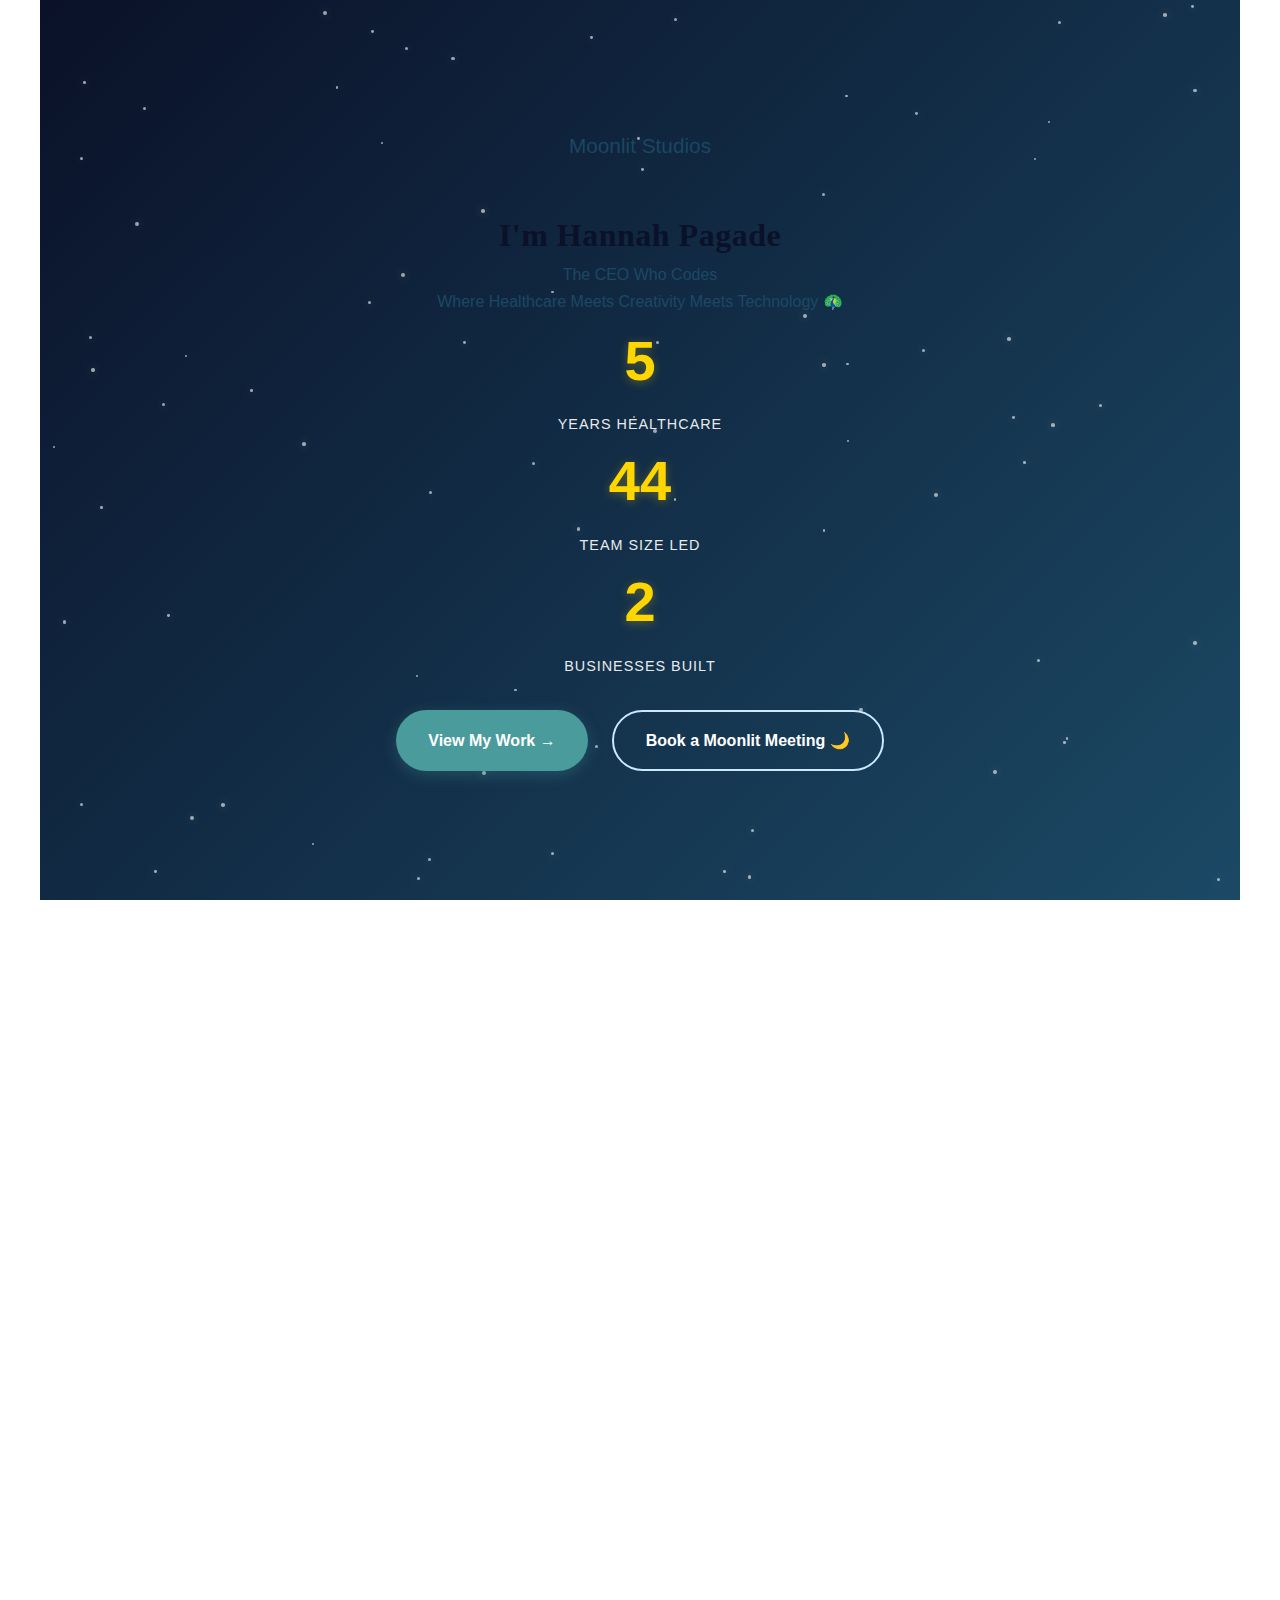
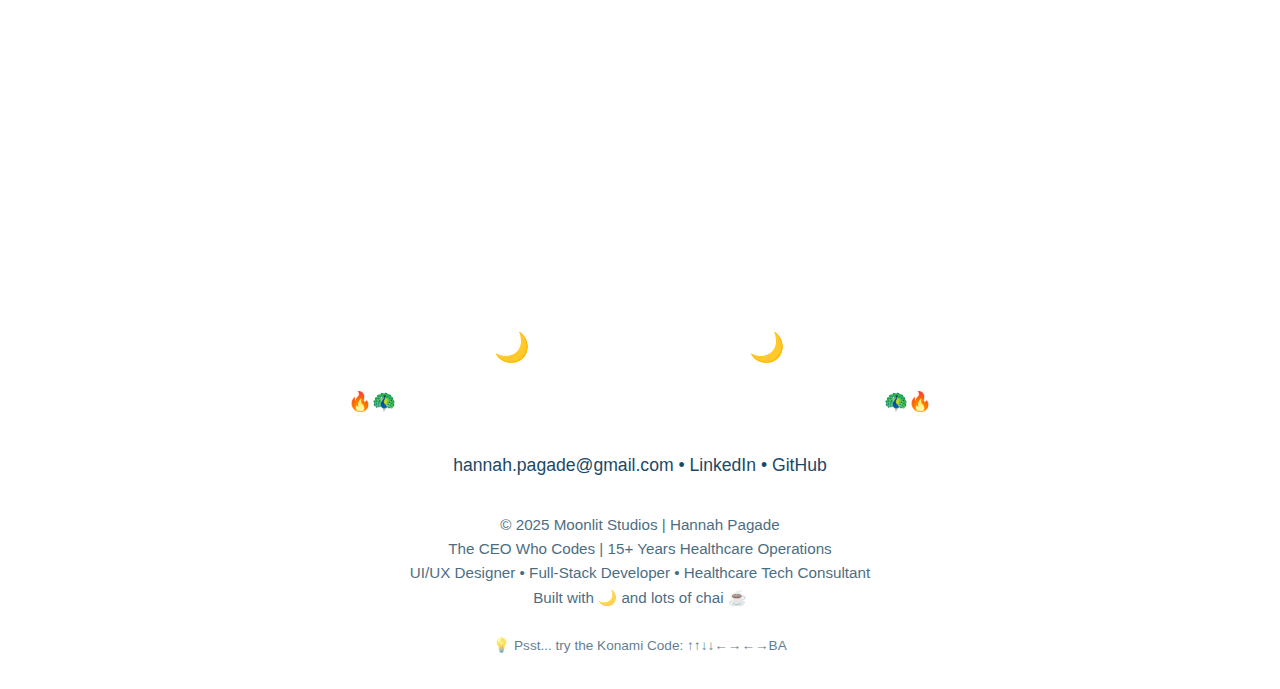
<file: index-multifile.html>
<!DOCTYPE html>
<html lang="en">
<head>
    <meta charset="UTF-8">
    <meta name="viewport" content="width=device-width, initial-scale=1.0">
    <title>Moonlit Studios | Hannah Pagade - Healthcare UI/UX Designer & Full-Stack Developer 🌙</title>
    <meta name="description" content="Hannah Pagade - The CEO Who Codes. 15+ years healthcare operations leader turned UI/UX designer and full-stack developer. Where Healthcare Meets Creativity Meets Technology.">
    <meta name="keywords" content="Healthcare UX, UI/UX Designer, Full-Stack Developer, Healthcare Operations, Hannah Pagade, Moonlit Studios, Healthcare Technology, AI/ML">
    
    <!-- Open Graph -->
    <meta property="og:title" content="Hannah Pagade - The CEO Who Codes | Moonlit Studios">
    <meta property="og:description" content="15+ years healthcare operations leader. UI/UX Designer. Full-Stack Developer. Where Healthcare Meets Creativity Meets Technology.">
    <meta property="og:type" content="website">
    
    <!-- Stylesheets -->
    <link rel="stylesheet" href="css/main.css">
    <link rel="stylesheet" href="css/animations.css">
    <link rel="stylesheet" href="css/peacock.css">
    <link rel="stylesheet" href="css/mobile.css">
    
    <!-- Favicon -->
    <link rel="icon" type="image/svg+xml" href="data:image/svg+xml,<svg xmlns='http://www.w3.org/2000/svg' viewBox='0 0 100 100'><text y='.9em' font-size='90'>🌙</text></svg>">
</head>
<body>
    <!-- Hero Section -->
    <section class="hero">
        <div class="hero-content">
            <p class="hero-subtitle">Moonlit Studios</p>
            <h1 class="hero-title">
                I'm <span class="gradient-text">Hannah Pagade</span>
            </h1>
            <p class="hero-tagline">The CEO Who Codes</p>
            <p class="hero-description">
                Where Healthcare Meets Creativity Meets Technology 🦚
            </p>
            
            <div class="stats-grid">
                <div class="stat-item">
                    <span class="stat-number" data-target="15">0</span>
                    <span class="stat-label">Years Healthcare</span>
                </div>
                <div class="stat-item">
                    <span class="stat-number" data-target="130">0</span>
                    <span class="stat-label">Team Size Led</span>
                </div>
                <div class="stat-item">
                    <span class="stat-number" data-target="6">0</span>
                    <span class="stat-label">Businesses Built</span>
                </div>
            </div>
            
            <div class="cta-buttons">
                <a href="#portfolio" class="btn btn-primary peacock-btn">View My Work →</a>
                <a href="#contact" class="btn btn-secondary peacock-btn">Book a Moonlit Meeting 🌙</a>
            </div>
        </div>
    </section>

    <!-- About Section -->
    <section id="about">
        <h2>Where the Phoenix Rises 🔥 and the Peacock Dances 🦚</h2>
        <p class="section-subtitle" style="font-size: 1.3rem; font-weight: 600; color: var(--mermaid-teal); margin-bottom: 2rem;">
            From the ashes of healthcare burnout, I rose to build an empire where creativity meets technology meets transformation.
        </p>
        <p style="font-size: 1.15rem; line-height: 1.8; color: #666; max-width: 850px; margin: 0 auto 3rem; font-style: italic;">
            <strong>The Phoenix:</strong> Transformation, rebirth, rising from what was into what could be.<br>
            <strong>The Peacock:</strong> Beauty, confidence, displaying brilliance without apology.<br>
            <strong>Together?</strong> A reminder that you can be BOTH powerful AND elegant. Both technical AND creative. Both strategic AND artistic.
        </p>
        
        <!-- About Me Video Section -->
        <div style="max-width: 900px; margin: 0 auto 3rem;">
            <div style="position: relative; padding-bottom: 56.25%; height: 0; overflow: hidden; max-width: 100%; background: linear-gradient(135deg, var(--mermaid-teal), var(--twilight-purple)); border-radius: 15px; box-shadow: 0 10px 40px rgba(0,0,0,0.2); margin-bottom: 3rem;">
                <!-- VIDEO PLACEHOLDER - Replace this div with Loom or YouTube embed -->
                <div id="about-video-placeholder" style="position: absolute; top: 0; left: 0; width: 100%; height: 100%; display: flex; flex-direction: column; align-items: center; justify-content: center; color: white; text-align: center; padding: 2rem;">
                    <div style="font-size: 5rem; margin-bottom: 1rem; animation: pulse 2s infinite;">▶️</div>
                    <h3 style="font-size: 1.8rem; margin-bottom: 1rem; color: white; text-shadow: 2px 2px 4px rgba(0,0,0,0.3);">Meet Hannah: The CEO Who Codes 🦚</h3>
                    <p style="font-size: 1.1rem; max-width: 600px; margin: 0 auto 1.5rem; color: rgba(255,255,255,0.95);">
                        Record a 2-3 minute video introducing yourself! Talk about your healthcare background, author journey, and why you're the perfect hire.
                    </p>
                    <div style="background: rgba(255,255,255,0.2); padding: 1.5rem 2rem; border-radius: 10px; backdrop-filter: blur(10px); border: 2px solid rgba(255,255,255,0.3); max-width: 500px; margin: 0 auto;">
                        <p style="font-weight: 700; margin-bottom: 0.5rem; font-size: 1.1rem;">🎥 To Add Your Video:</p>
                        <ol style="text-align: left; font-size: 0.95rem; line-height: 1.8; margin-bottom: 0;">
                            <li>Record on <strong>Loom.com</strong> (free, easy)</li>
                            <li>Get your video link/embed code</li>
                            <li>Replace this placeholder div with:<br>
                                <code style="background: rgba(0,0,0,0.3); padding: 0.3rem 0.6rem; border-radius: 5px; display: inline-block; margin-top: 0.5rem; font-size: 0.85rem;">&lt;iframe src="YOUR_LOOM_LINK"&gt;</code>
                            </li>
                        </ol>
                    </div>
                </div>
                <!-- 
                EXAMPLE: When ready, replace the placeholder div above with:
                <iframe 
                    src="https://www.loom.com/embed/YOUR_VIDEO_ID" 
                    frameborder="0" 
                    webkitallowfullscreen 
                    mozallowfullscreen 
                    allowfullscreen
                    style="position: absolute; top: 0; left: 0; width: 100%; height: 100%; border-radius: 15px;">
                </iframe>
                -->
            </div>
        </div>
        
        <div style="max-width: 900px; margin: 0 auto 3rem; text-align: left;">
            <p style="font-size: 1.15rem; line-height: 1.8; color: #666; margin-bottom: 1.5rem;">
                <strong style="color: var(--deep-ocean);">🏥 Healthcare Operations Leader (2010-2025):</strong> Spent 15+ years managing 130+ healthcare teams, multimillion-dollar budgets, and achieving 96% audit success rates. I understand clinical workflows, HIPAA compliance, regulatory requirements, and what healthcare organizations <em>actually</em> need—not what tech companies think they need.
            </p>
            
            <p style="font-size: 1.15rem; line-height: 1.8; color: #666; margin-bottom: 1.5rem;">
                <strong style="color: var(--deep-ocean);">📚 Published Author (2022):</strong> Released <em>"Eclipse of Fire & Wings"</em> under pen name <strong>Himani Pagade</strong>. While writing, I got frustrated with available tools, so I built 7 AI-powered author tools myself. Turns out, when you need something that doesn't exist, you can just... build it. 💡 (See AuthorFlow Studio in my portfolio!)
            </p>
            
            <p style="font-size: 1.15rem; line-height: 1.8; color: #666; margin-bottom: 1.5rem;">
                <strong style="color: var(--deep-ocean);">💻 UI/UX Designer & Full-Stack Developer (2023-Present):</strong> Completed intensive training in UI/UX design and full-stack development. Currently pursuing MS in AI/Machine Learning. React, Node, Python, healthcare-specific UX patterns, HIPAA-compliant design. I design it, I build it, I ship it. <em>No handoffs = faster results.</em>
            </p>
            
            <p style="font-size: 1.15rem; line-height: 1.8; color: #666;">
                <strong style="color: var(--deep-ocean);">🚀 CEO & Founder of Pagade Ventures (2024-Present):</strong> Built 6 AI-powered businesses including <strong>Rohimaya Health AI</strong> (reduces clinical handoff time by 80%, targeting $2-4B exit). Launched <strong>Moonlit Studios</strong> to help other founders, healthcare innovators, and creative entrepreneurs build technology that doesn't just work—it <em>transforms</em>. <strong>Where the Phoenix Rises and the Peacock Dances.</strong> 🔥🦚
            </p>
        </div>
        
        <div class="trifecta">
            <h3>The Rare Trifecta</h3>
            <div class="trifecta-grid">
                <div class="trifecta-card hover-lift">
                    <div class="trifecta-icon">🏥</div>
                    <h4>Healthcare Operations Expert</h4>
                    <p>15+ years managing 130+ teams, multimillion-dollar budgets, 96% audit success. I understand clinical workflows, HIPAA compliance, regulatory requirements, and what healthcare organizations actually need.</p>
                </div>
                <div class="trifecta-card hover-lift">
                    <div class="trifecta-icon">🎨</div>
                    <h4>UI/UX Designer</h4>
                    <p>Healthcare-specific UX patterns, HIPAA-compliant design, accessibility standards. Published author = storytelling-driven design that makes technology feel human.</p>
                </div>
                <div class="trifecta-card hover-lift">
                    <div class="trifecta-icon">💻</div>
                    <h4>Full-Stack Developer</h4>
                    <p>React, Node, Python. I design it AND build it. No handoffs = no miscommunication = faster shipping. MS in AI/ML (in progress).</p>
                </div>
            </div>
            <p style="text-align: center; font-size: 1.3rem; margin-top: 2rem; font-weight: 600; color: var(--mermaid-teal);">
                "Most freelancers are EITHER technical OR creative OR domain experts.<br>I'm ALL THREE." 🦚
            </p>
        </div>
    </section>

    <!-- Services Section -->
    <section id="services">
        <h2>Services That Shine 💎</h2>
        <p class="section-subtitle">Classy, not flashy. Elegant solutions that actually work.</p>
        
        <div class="services-grid">
            <div class="service-card hover-lift">
                <span class="service-icon">🎨</span>
                <h3>UI/UX Design</h3>
                <p class="service-rate">$150-200/hr</p>
                <p>Healthcare-specific UX patterns, HIPAA-compliant design, accessibility, user research, wireframing, prototyping.</p>
                <ul>
                    <li>✅ User research & journey mapping</li>
                    <li>✅ Wireframes & interactive prototypes</li>
                    <li>✅ Healthcare-specific UX patterns</li>
                    <li>✅ HIPAA-compliant design</li>
                    <li>✅ Design systems & brand identity</li>
                </ul>
            </div>
            
            <div class="service-card featured hover-lift peacock-glow">
                <span style="position: absolute; top: 1rem; right: 1rem; background: var(--lunar-gold); padding: 0.3rem 0.8rem; border-radius: 20px; font-size: 0.8rem; font-weight: 700; color: var(--midnight);">⭐ Most Popular</span>
                <span class="service-icon">💻</span>
                <h3>Full-Stack Development</h3>
                <p class="service-rate">$175-250/hr</p>
                <p>I design it AND build it. React, Node, Python, databases, deployment. Complete applications from idea to launch.</p>
                <ul>
                    <li>✅ React/Next.js applications</li>
                    <li>✅ Backend APIs & databases</li>
                    <li>✅ Cloud deployment (AWS, Vercel, Cloudflare)</li>
                    <li>✅ Responsive, mobile-first design</li>
                    <li>✅ Performance optimization</li>
                </ul>
            </div>
            
            <div class="service-card hover-lift">
                <span class="service-icon">🏥</span>
                <h3>Healthcare Tech Consulting</h3>
                <p class="service-rate">$200-300/hr</p>
                <p>Operations optimization, customer success strategy, B2B partnerships. 15+ years of real-world healthcare expertise.</p>
                <ul>
                    <li>✅ Clinical workflow optimization</li>
                    <li>✅ Operations & process improvement</li>
                    <li>✅ Customer success strategy</li>
                    <li>✅ B2B healthcare partnerships</li>
                    <li>✅ Regulatory compliance guidance</li>
                </ul>
            </div>
        </div>
        
        <div style="text-align: center; margin-top: 3rem; padding: 2rem; background: linear-gradient(135deg, var(--mermaid-teal), var(--twilight-purple)); border-radius: 15px; color: white;">
            <h3 style="font-size: 1.8rem; margin-bottom: 1rem; color: white;">Need Ongoing Support?</h3>
            <p style="font-size: 1.1rem; margin-bottom: 1rem;"><strong>Moonlit Retainer:</strong> $3K-5K/month (20 hrs) • Perfect for startups</p>
            <p style="font-size: 1.1rem;"><strong>Full Moon Retainer:</strong> $6K-10K/month (40 hrs) • Priority access, faster turnaround, dedicated support</p>
        </div>
    </section>

    <!-- Portfolio Section -->
    <section id="portfolio">
        <h2>Portfolio That Proves It ✨</h2>
        <p class="section-subtitle">Real projects. Real results. Real impact.</p>
        
        <div class="portfolio-grid">
            <div class="project-card hover-lift">
                <!-- VIDEO PLACEHOLDER - Rohimaya Health AI Demo -->
                <div style="position: relative; padding-bottom: 56.25%; height: 0; overflow: hidden; background: linear-gradient(135deg, #6B7C59, #2A2A2A); border-radius: 12px 12px 0 0;">
                    <div id="rohimaya-video-placeholder" style="position: absolute; top: 0; left: 0; width: 100%; height: 100%; display: flex; flex-direction: column; align-items: center; justify-content: center; color: white; text-align: center; padding: 2rem;">
                        <div style="font-size: 4rem; margin-bottom: 0.5rem; animation: pulse 2s infinite;">▶️</div>
                        <h3 style="color: white; font-size: 1.5rem; margin-bottom: 0.5rem;">Rohimaya Health AI Demo</h3>
                        <p style="font-size: 0.9rem; opacity: 0.9;">Add your Loom/YouTube demo video here!</p>
                    </div>
                    <!-- 
                    TO ADD VIDEO: Replace placeholder div above with:
                    <iframe src="https://www.loom.com/embed/YOUR_VIDEO_ID" 
                            frameborder="0" allowfullscreen
                            style="position: absolute; top: 0; left: 0; width: 100%; height: 100%;">
                    </iframe>
                    -->
                </div>
                <div class="project-content">
                    <h3>Rohimaya Health AI</h3>
                    <p>Clinical handoff platform reducing handoff time by 80%. Complete UI/UX design and development from wireframes to production. HIPAA-compliant, AI-powered, used by real clinicians saving real lives. <strong>Part of Pagade Ventures portfolio.</strong></p>
                    <div class="tech-stack">
                        <span>React</span>
                        <span>Node.js</span>
                        <span>AI/ML</span>
                        <span>Healthcare</span>
                        <span>HIPAA</span>
                    </div>
                    <p style="font-weight: 700; color: var(--mermaid-teal); margin-top: 1rem; font-size: 1.1rem;">
                        80% Time Reduction | $2-4B Exit Potential | Saving Lives Daily
                    </p>
                </div>
            </div>
            
            <div class="project-card hover-lift">
                <!-- VIDEO PLACEHOLDER - AuthorFlow Studio Demo -->
                <div style="position: relative; padding-bottom: 56.25%; height: 0; overflow: hidden; background: linear-gradient(135deg, #FFD700, #FFA500); border-radius: 12px 12px 0 0;">
                    <div id="authorflow-video-placeholder" style="position: absolute; top: 0; left: 0; width: 100%; height: 100%; display: flex; flex-direction: column; align-items: center; justify-content: center; color: white; text-align: center; padding: 2rem;">
                        <div style="font-size: 4rem; margin-bottom: 0.5rem; animation: pulse 2s infinite;">▶️</div>
                        <h3 style="color: white; font-size: 1.5rem; margin-bottom: 0.5rem;">AuthorFlow Studio Demo</h3>
                        <p style="font-size: 0.9rem; opacity: 0.9;">Show authors how you built their dream tool!</p>
                    </div>
                    <!-- 
                    TO ADD VIDEO: Replace placeholder div above with:
                    <iframe src="https://www.loom.com/embed/YOUR_VIDEO_ID" 
                            frameborder="0" allowfullscreen
                            style="position: absolute; top: 0; left: 0; width: 100%; height: 100%;">
                    </iframe>
                    -->
                </div>
                <div class="project-content">
                    <h3>AuthorFlow Studio</h3>
                    <p>AI audiobook generation platform for self-published authors. <strong>Built by an author (me!), for authors.</strong> Born from frustration while writing "Eclipse of Fire & Wings" — I needed this tool, so I built it. Full brand identity, UI/UX design, and development. 90% cost reduction for independent authors. <strong>Part of Pagade Ventures.</strong></p>
                    <div class="tech-stack">
                        <span>React</span>
                        <span>Python</span>
                        <span>TTS AI</span>
                        <span>Audio Processing</span>
                        <span>Stripe</span>
                    </div>
                    <p style="font-weight: 700; color: var(--mermaid-teal); margin-top: 1rem; font-size: 1.1rem;">
                        90% Cost Reduction | Authors Empowered | Built By An Author
                    </p>
                </div>
            </div>
            
            <div class="project-card hover-lift">
                <!-- VIDEO PLACEHOLDER - Legendary Learn Demo -->
                <div style="position: relative; padding-bottom: 56.25%; height: 0; overflow: hidden; background: linear-gradient(135deg, #D4AF37, #6B7C59); border-radius: 12px 12px 0 0;">
                    <div id="legendarylearn-video-placeholder" style="position: absolute; top: 0; left: 0; width: 100%; height: 100%; display: flex; flex-direction: column; align-items: center; justify-content: center; color: white; text-align: center; padding: 2rem;">
                        <div style="font-size: 4rem; margin-bottom: 0.5rem; animation: pulse 2s infinite;">▶️</div>
                        <h3 style="color: white; font-size: 1.5rem; margin-bottom: 0.5rem;">Legendary Learn Demo</h3>
                        <p style="font-size: 0.9rem; opacity: 0.9;">Demo the quest-based learning experience!</p>
                    </div>
                    <!-- 
                    TO ADD VIDEO: Replace placeholder div above with:
                    <iframe src="https://www.loom.com/embed/YOUR_VIDEO_ID" 
                            frameborder="0" allowfullscreen
                            style="position: absolute; top: 0; left: 0; width: 100%; height: 100%;">
                    </iframe>
                    -->
                </div>
                <div class="project-content">
                    <h3>Legendary Learn</h3>
                    <p>Quest-based coding education platform for visual learners. Proof that creative people CAN code—they just need the right approach. Gamification meets storytelling meets education. <strong>Combines my author storytelling with my technical expertise.</strong> Part of Pagade Ventures.</p>
                    <div class="tech-stack">
                        <span>React</span>
                        <span>EdTech</span>
                        <span>Gamification</span>
                        <span>UI/UX</span>
                        <span>Storytelling</span>
                    </div>
                    <p style="font-weight: 700; color: var(--mermaid-teal); margin-top: 1rem; font-size: 1.1rem;">
                        Visual Learning | Story-Driven | Creative + Technical
                    </p>
                </div>
            </div>
        </div>
        
        <div style="text-align: center; margin-top: 4rem; padding: 3rem; background: var(--pearl-white); border-radius: 15px; border: 3px solid var(--mermaid-teal);">
            <h3 style="font-size: 2rem; margin-bottom: 1rem; color: var(--midnight);">Want to see your project here?</h3>
            <p style="font-size: 1.2rem; color: #666; margin-bottom: 2rem;">Let's build something legendary together under the moonlight.</p>
            <a href="#contact" class="btn btn-primary peacock-btn" style="font-size: 1.1rem;">Start Your Project 🌙</a>
        </div>
    </section>

    <!-- AVAILABLE FOR HIRE - Urgent CTA -->
    <section style="background: linear-gradient(135deg, #6B7C59, #2A2A2A); color: white; padding: 4rem 2rem; text-align: center; box-shadow: 0 15px 60px rgba(0,0,0,0.3); border-radius: 20px; margin: 5rem 0; position: relative; overflow: hidden;">
        <!-- Animated background elements -->
        <div style="position: absolute; top: -50px; right: -50px; font-size: 15rem; opacity: 0.1; animation: float 6s ease-in-out infinite;">🦚</div>
        <div style="position: absolute; bottom: -50px; left: -50px; font-size: 12rem; opacity: 0.1; animation: float 8s ease-in-out infinite; animation-delay: 2s;">🔥</div>
        
        <div style="position: relative; z-index: 2; max-width: 900px; margin: 0 auto;">
            <div style="display: inline-block; background: rgba(255,215,0,0.2); padding: 0.8rem 2rem; border-radius: 50px; margin-bottom: 1.5rem; border: 2px solid rgba(255,215,0,0.5); backdrop-filter: blur(10px); animation: pulse 2s infinite;">
                <span style="font-size: 1.3rem; font-weight: 800; letter-spacing: 2px;">✨ AVAILABLE FOR HIRE ✨</span>
            </div>
            
            <h2 style="font-size: 3rem; margin-bottom: 1rem; color: white; text-shadow: 2px 2px 8px rgba(0,0,0,0.3); line-height: 1.2;">
                Need a Healthcare Tech Expert?<br>I Can Start <span style="background: linear-gradient(90deg, #FFD700, #FFA500); -webkit-background-clip: text; -webkit-text-fill-color: transparent; font-weight: 900;">IMMEDIATELY</span> 🚀
            </h2>
            
            <p style="font-size: 1.4rem; line-height: 1.8; margin: 2rem auto; max-width: 700px; color: rgba(255,255,255,0.95);">
                <strong style="font-size: 1.5rem; color: #FFD700;">No ramp-up time.</strong> I've already managed $XXM budgets, built 6 companies, led 130+ teams, shipped HIPAA-compliant AI, and created products that save lives. <strong>You get 15 years of healthcare operations expertise + full-stack developer + UI/UX designer in ONE person.</strong>
            </p>
            
            <div style="background: rgba(0,0,0,0.3); padding: 2.5rem; border-radius: 15px; margin: 3rem auto; max-width: 650px; border: 2px solid rgba(255,255,255,0.2); backdrop-filter: blur(10px);">
                <h3 style="font-size: 1.6rem; margin-bottom: 1.5rem; color: #FFD700; font-weight: 800;">Why Hire Me TODAY:</h3>
                <ul style="list-style: none; padding: 0; text-align: left; font-size: 1.15rem; line-height: 2;">
                    <li>🏥 <strong>15+ years healthcare operations</strong> — I understand your workflow, compliance, and real clinical needs</li>
                    <li>💻 <strong>I design AND build it</strong> — No handoffs = faster shipping, zero miscommunication</li>
                    <li>🦚 <strong>Published author</strong> — Storytelling + technical = products users actually love</li>
                    <li>🚀 <strong>6 businesses built</strong> — I've launched products from $0 to real revenue, real users, real impact</li>
                    <li>⚡ <strong>$150-300/hr</strong> — Premium rates because I deliver premium results that SAVE you money long-term</li>
                    <li>💪 <strong>Available NOW</strong> — Immediate start, dedicated focus, fast turnaround</li>
                </ul>
            </div>
            
            <div style="margin-top: 3rem;">
                <p style="font-size: 1.3rem; margin-bottom: 1.5rem; font-weight: 600; color: #FFD700;">
                    🔥 Healthcare tech that needs to ship FAST? 🔥<br>
                    🦚 App idea that requires domain expertise? 🦚
                </p>
                <a href="#contact" class="btn btn-primary" style="font-size: 1.4rem; padding: 1.2rem 3rem; background: linear-gradient(135deg, #FFD700, #FFA500); color: #000; font-weight: 800; box-shadow: 0 10px 40px rgba(255,215,0,0.4); text-transform: uppercase; letter-spacing: 1px; border: none; transition: transform 0.3s ease, box-shadow 0.3s ease;" onmouseover="this.style.transform='translateY(-5px) scale(1.05)'; this.style.boxShadow='0 15px 60px rgba(255,215,0,0.6)';" onmouseout="this.style.transform='translateY(0) scale(1)'; this.style.boxShadow='0 10px 40px rgba(255,215,0,0.4)';">
                    📧 Let's Talk - Book Your Moonlit Meeting NOW →
                </a>
                <p style="margin-top: 1.5rem; font-size: 1rem; opacity: 0.9; font-style: italic;">
                    "Most people take weeks to onboard. I ship on Day 1." 🌙
                </p>
            </div>
        </div>
    </section>

    <!-- Contact Section -->
    <section id="contact" style="text-align: center; background: linear-gradient(135deg, rgba(27, 73, 101, 0.05), rgba(74, 155, 155, 0.05)); padding: 5rem 2rem; border-radius: 20px;">
        <h2>Let's Build Something Legendary 🌙</h2>
        <p class="section-subtitle">Ready to bring your vision to life?</p>
        
        <div style="max-width: 600px; margin: 0 auto;">
            <p style="font-size: 1.2rem; line-height: 1.8; color: #666; margin-bottom: 2rem;">
                Whether you need healthcare tech that actually works, a stunning UI/UX design, or a full-stack application built from scratch—let's talk.
            </p>
            
            <div style="display: flex; gap: 1rem; justify-content: center; flex-wrap: wrap; margin-top: 2rem;">
                <a href="mailto:hannah.pagade@gmail.com" class="btn btn-primary peacock-btn" style="font-size: 1.2rem;">
                    📧 Get In Touch
                </a>
                <a href="https://linkedin.com/in/hannah-pagade" target="_blank" class="btn btn-secondary peacock-btn" style="font-size: 1.2rem;">
                    💼 LinkedIn
                </a>
            </div>
        </div>
    </section>

    <!-- Footer -->
    <footer>
        <div style="max-width: 800px; margin: 0 auto;">
            <h3 style="font-size: 1.8rem; margin-bottom: 1rem; color: white;">🌙 Moonlit Studios 🌙</h3>
            <p class="footer-motto">🔥🦚 "Where the Phoenix Rises and the Peacock Dances" 🦚🔥</p>
            <p style="margin: 2rem 0; font-size: 1.1rem;">
                <a href="mailto:hannah.pagade@gmail.com">hannah.pagade@gmail.com</a> •
                <a href="https://linkedin.com/in/hannah-pagade" target="_blank">LinkedIn</a> •
                <a href="https://github.com/rohimayaventures" target="_blank">GitHub</a>
            </p>
            <p style="opacity: 0.8; font-size: 0.95rem; line-height: 1.6;">
                © 2025 Moonlit Studios | Hannah Pagade<br>
                The CEO Who Codes | 15+ Years Healthcare Operations<br>
                UI/UX Designer • Full-Stack Developer • Healthcare Tech Consultant<br>
                Built with 🌙 and lots of chai ☕
            </p>
            <p style="margin-top: 1.5rem; opacity: 0.7; font-size: 0.85rem;">
                💡 Psst... try the Konami Code: ↑↑↓↓←→←→BA
            </p>
        </div>
    </footer>

    <!-- Peacock Scroll to Top Button -->
    <button class="peacock-scroll-btn" aria-label="Scroll to top">
        <span class="peacock-feather">🦚</span>
    </button>

    <!-- JavaScript Files -->
    <script src="js/main.js"></script>
    <script src="js/animations.js"></script>
    <script src="js/konami.js"></script>
    <script src="js/stats-counter.js"></script>
</body>
</html>
</file>
<file: css/main.css>
/* ========================================
   MOONLIT STUDIOS - MAIN STYLES
   Hannah Pagade Portfolio
   ======================================== */

:root {
    /* Moonlit Studios Color Palette - Moon, Ocean, Mermaid Theme */
    --deep-ocean: #1B4965;
    --mermaid-teal: #4A9B9B;
    --twilight-purple: #6B4E71;
    --lunar-gold: #FFD700;
    --moonlight-silver: #E8E8E8;
    --pearl-white: #FAFAFA;
    --midnight: #0A1128;
    --starlight: #CAE9FF;
    --white: #FFFFFF;
}

* {
    margin: 0;
    padding: 0;
    box-sizing: border-box;
}

body {
    font-family: 'Inter', -apple-system, BlinkMacSystemFont, 'Segoe UI', sans-serif;
    background: #FFFFFF;
    color: #0A1128;
    line-height: 1.6;
    overflow-x: hidden;
    font-weight: 400;
}

h1, h2, h3, h4, h5, h6 {
    font-family: 'Crimson Text', serif;
    font-weight: 700;
    letter-spacing: 0.5px;
    color: #0A1128;
}

p {
    color: #1B4965;
    line-height: 1.7;
}

/* Hero Section */
.hero {
    min-height: 100vh;
    display: flex;
    align-items: center;
    justify-content: center;
    background: linear-gradient(135deg, var(--midnight) 0%, var(--deep-ocean) 100%);
    position: relative;
    overflow: hidden;
}

#particles-canvas {
    position: absolute;
    top: 0;
    left: 0;
    width: 100%;
    height: 100%;
    opacity: 0.3;
}

.hero-content {
    text-align: center;
    z-index: 10;
    color: white;
    padding: 2rem;
    max-width: 1200px;
}

.hero-heading {
    font-size: clamp(2.5rem, 8vw, 5rem);
    font-weight: 800;
    margin-bottom: 2rem;
    line-height: 1.3;
}

.name-text {
    display: block;
    background: linear-gradient(135deg, var(--lunar-gold), var(--starlight));
    -webkit-background-clip: text;
    -webkit-text-fill-color: transparent;
    background-clip: text;
    margin-bottom: 0.5rem;
}

.tagline-container {
    display: block;
    font-size: clamp(1.5rem, 4vw, 2.5rem);
    color: var(--mermaid-teal);
    font-weight: 600;
    min-height: 1.5em;
}

.static-part {
    color: var(--moonlight-silver);
}

.typing-text {
    color: var(--mermaid-teal);
}

.cursor {
    color: var(--lunar-gold);
    animation: blink 1s infinite;
}

@keyframes blink {
    0%, 49% { opacity: 1; }
    50%, 100% { opacity: 0; }
}

.hero-subtitle {
    font-size: clamp(1rem, 2vw, 1.3rem);
    margin-bottom: 3rem;
    opacity: 0.95;
    max-width: 800px;
    margin-left: auto;
    margin-right: auto;
    line-height: 1.6;
}

/* Stats Grid */
.hero-stats {
    display: grid;
    grid-template-columns: repeat(auto-fit, minmax(150px, 1fr));
    gap: 2rem;
    margin: 3rem auto;
    max-width: 800px;
}

.stat-item {
    text-align: center;
}

.stat-number {
    font-size: 3.5rem;
    font-weight: 800;
    color: var(--lunar-gold);
    display: inline;
    text-shadow: 0 2px 10px rgba(255, 215, 0, 0.3);
}

.plus {
    font-size: 2rem;
    color: var(--lunar-gold);
    font-weight: 800;
}

.stat-label {
    font-size: 0.9rem;
    opacity: 0.9;
    text-transform: uppercase;
    letter-spacing: 1px;
    display: block;
    margin-top: 0.5rem;
    margin-top: 0.5rem;
    display: block;
}

/* Buttons */
.hero-cta {
    display: flex;
    gap: 1.5rem;
    justify-content: center;
    flex-wrap: wrap;
    margin-top: 2rem;
}

.cta-buttons {
    display: flex;
    gap: 1.5rem;
    justify-content: center;
    flex-wrap: wrap;
    margin-top: 2rem;
}

.btn {
    padding: 1rem 2rem;
    border-radius: 50px;
    text-decoration: none;
    font-weight: 600;
    transition: all 0.3s ease;
    display: inline-flex;
    align-items: center;
    gap: 0.5rem;
    font-size: 1rem;
}

.btn-primary {
    background: var(--mermaid-teal);
    color: var(--white);
    box-shadow: 0 4px 15px rgba(74, 155, 155, 0.3);
}

.btn-primary:hover {
    transform: translateY(-3px);
    background: #5DB3B3;
    box-shadow: 0 10px 30px rgba(74, 155, 155, 0.5);
}

.btn-secondary {
    background: transparent;
    color: white;
    border: 2px solid var(--starlight);
}

.btn-secondary:hover {
    background: var(--starlight);
    color: var(--deep-ocean);
    transform: translateY(-3px);
}

/* Scroll Indicator */
.scroll-indicator {
    position: absolute;
    bottom: 2rem;
    left: 50%;
    transform: translateX(-50%);
    display: flex;
    flex-direction: column;
    align-items: center;
    gap: 0.5rem;
    opacity: 0.7;
    animation: bounce 2s infinite;
}

.scroll-indicator span {
    font-size: 0.85rem;
    text-transform: uppercase;
    letter-spacing: 2px;
}

.mouse {
    width: 24px;
    height: 38px;
    border: 2px solid var(--starlight);
    border-radius: 12px;
    position: relative;
}

.wheel {
    width: 4px;
    height: 8px;
    background: var(--starlight);
    border-radius: 2px;
    position: absolute;
    top: 8px;
    left: 50%;
    transform: translateX(-50%);
    animation: scroll 2s infinite;
}

@keyframes bounce {
    0%, 20%, 50%, 80%, 100% { transform: translateX(-50%) translateY(0); }
    40% { transform: translateX(-50%) translateY(-10px); }
    60% { transform: translateX(-50%) translateY(-5px); }
}

@keyframes scroll {
    0% { opacity: 1; top: 8px; }
    100% { opacity: 0; top: 20px; }
}

/* Sections */
.section-padding {
    padding: 6rem 2rem;
}

.container {
    max-width: 1200px;
    margin: 0 auto;
}

section {
    padding: 5rem 2rem;
    max-width: 1200px;
    margin: 0 auto;
}

.section-title {
    font-size: clamp(2.5rem, 5vw, 3.5rem);
    margin-bottom: 3rem;
    text-align: center;
    color: #0A1128;
    font-weight: 800;
}

.section-intro {
    text-align: center;
    color: #1B4965;
    font-size: 1.2rem;
    margin-bottom: 4rem;
    max-width: 700px;
    margin-left: auto;
    margin-right: auto;
    font-weight: 500;
}

section h2 {
    font-size: clamp(2rem, 5vw, 3rem);
    margin-bottom: 1rem;
    text-align: center;
    color: #0A1128;
    font-weight: 700;
}

.section-subtitle {
    text-align: center;
    color: #1B4965;
    font-size: 1.2rem;
    margin-bottom: 3rem;
    font-weight: 600;
}

.bg-alternate {
    background: linear-gradient(135deg, var(--pearl-white) 0%, rgba(74, 155, 155, 0.05) 100%);
}

/* Trifecta Section */
.trifecta {
    margin-top: 4rem;
}

.trifecta h3 {
    text-align: center;
    font-size: 2rem;
    margin-bottom: 2rem;
    color: var(--deep-ocean);
}

.trifecta-grid {
    display: grid;
    grid-template-columns: repeat(auto-fit, minmax(280px, 1fr));
    gap: 2rem;
    margin: 3rem 0;
}

.trifecta-card {
    background: white;
    padding: 2.5rem;
    border-radius: 15px;
    box-shadow: 0 5px 20px rgba(0,0,0,0.1);
    transition: all 0.3s ease;
    text-align: center;
    border: 2px solid transparent;
}

.trifecta-card:hover {
    transform: translateY(-10px);
    box-shadow: 0 15px 40px rgba(74, 155, 155, 0.2);
    border-color: var(--mermaid-teal);
}

.trifecta-icon {
    font-size: 3.5rem;
    margin-bottom: 1rem;
    display: block;
}

.trifecta-card h4 {
    font-size: 1.3rem;
    margin-bottom: 1rem;
    color: var(--deep-ocean);
}

.trifecta-card p {
    color: #1B4965;
    line-height: 1.7;
}

/* Services Grid */
.services-grid {
    display: grid;
    grid-template-columns: repeat(auto-fit, minmax(300px, 1fr));
    gap: 2rem;
    margin: 3rem 0;
}

.service-card {
    background: white;
    padding: 2.5rem;
    border-radius: 15px;
    box-shadow: 0 5px 20px rgba(0,0,0,0.1);
    position: relative;
    transition: all 0.3s ease;
    border: 2px solid transparent;
}

.service-card.featured {
    border: 3px solid var(--lunar-gold);
    transform: scale(1.02);
    box-shadow: 0 10px 30px rgba(255, 215, 0, 0.2);
}

.service-card:hover {
    transform: translateY(-5px);
    box-shadow: 0 15px 40px rgba(0,0,0,0.15);
    border-color: var(--mermaid-teal);
}

.service-card.featured:hover {
    transform: translateY(-5px) scale(1.02);
}

.service-icon {
    font-size: 3rem;
    display: block;
    margin-bottom: 1rem;
}

.service-card h3 {
    font-size: 1.5rem;
    margin-bottom: 1rem;
    color: var(--deep-ocean);
}

.service-rate {
    font-size: 1.5rem;
    color: var(--mermaid-teal);
    font-weight: 700;
    margin: 1rem 0;
    display: block;
}

.service-card p {
    color: #1B4965;
    line-height: 1.7;
    margin-bottom: 1rem;
}

.service-card ul {
    list-style: none;
    padding: 0;
}

.service-card li {
    padding: 0.5rem 0;
    color: #1B4965;
}

/* Portfolio Grid */
.portfolio-grid {
    display: grid;
    grid-template-columns: repeat(auto-fit, minmax(350px, 1fr));
    gap: 2rem;
    margin: 3rem 0;
}

.project-card {
    background: white;
    border-radius: 15px;
    overflow: hidden;
    box-shadow: 0 5px 20px rgba(0,0,0,0.1);
    transition: all 0.3s ease;
    border: 2px solid transparent;
}

.project-card:hover {
    transform: translateY(-10px);
    box-shadow: 0 15px 40px rgba(0,0,0,0.2);
    border-color: var(--mermaid-teal);
}

.project-image {
    height: 250px;
    background: linear-gradient(135deg, var(--mermaid-teal), var(--deep-ocean));
    display: flex;
    align-items: center;
    justify-content: center;
    color: white;
    font-size: 4rem;
}

.project-content {
    padding: 2rem;
}

.project-content h3 {
    font-size: 1.5rem;
    margin-bottom: 1rem;
    color: var(--deep-ocean);
}

.project-content p {
    color: #1B4965;
    line-height: 1.7;
    margin-bottom: 1rem;
}

.tech-stack {
    display: flex;
    flex-wrap: wrap;
    gap: 0.5rem;
    margin: 1.5rem 0;
}

.tech-stack span {
    background: var(--starlight);
    padding: 0.4rem 0.9rem;
    border-radius: 20px;
    font-size: 0.85rem;
    font-weight: 600;
    color: var(--deep-ocean);
}

/* Portfolio section smaller utilities */
.section-padding {
    padding: 6rem 2rem;
}

.section-title { text-align: center; font-size: 3rem; margin-bottom: 0.5rem; color: #0A1128; font-weight: 800; }
.section-intro { text-align: center; color: #1B4965; margin-bottom: 2.5rem; font-size: 1.1rem; font-weight: 500; }

.portfolio-controls { display:flex; justify-content:center; margin-bottom: 1.5rem; }
.filter-buttons { display:flex; gap:0.75rem; }
.filter-btn {
    background: transparent;
    border: 2px solid var(--light-gray);
    padding: 0.6rem 1rem;
    border-radius: 999px;
    cursor: pointer;
    font-weight: 700;
    color: #0A1128;
    transition: all 0.25s ease;
}
.filter-btn.active, .filter-btn:hover { background: var(--gold); color: var(--black); border-color: var(--gold); transform: translateY(-3px); }

.project-image-wrapper { position: relative; padding-bottom: 56.25%; height: 0; overflow: hidden; background: #111; }
.project-video { position: absolute; top:0; left:0; width:100%; height:100%; }
.project-video iframe { width:100%; height:100%; border:0; display:block; background: linear-gradient(135deg, var(--mermaid-teal), var(--deep-ocean)); }

.project-overlay { position:absolute; inset:0; display:flex; align-items:center; justify-content:center; color:rgba(255,255,255,0.95); opacity:0; transition:opacity 0.25s ease, background 0.25s ease; background: linear-gradient(180deg, rgba(0,0,0,0.0), rgba(0,0,0,0.35)); }
.project-card:hover .project-overlay { opacity:1; }
.view-details { background: rgba(0,0,0,0.45); padding:0.6rem 1rem; border-radius:8px; font-weight:700; }

.featured-badge { position:absolute; top:12px; left:12px; background:var(--gold); color:var(--black); padding:0.4rem 0.8rem; font-weight:800; border-radius:6px; z-index:5; font-size:0.85rem; }

.project-metrics { display:flex; gap:1rem; margin-top:1rem; }
.project-metrics .metric { display:flex; gap:0.5rem; align-items:center; color:#444; font-weight:700; }
.metric-icon { color:var(--mermaid-teal); font-weight:900; }

.tech-badge { background: transparent; border:1px solid var(--light-gray); padding:0.3rem 0.6rem; border-radius:12px; font-size:0.85rem; }

.btn-project { display:inline-block; padding:0.7rem 1.1rem; background:var(--gold); color:var(--black); border-radius:8px; font-weight:800; text-decoration:none; margin-top:1rem; }

/* Responsive tweaks */
@media (max-width: 820px) {
    .portfolio-grid { grid-template-columns: 1fr; }
    .section-title { font-size: 2.4rem; }
}

/* Peacock Scroll Button */
.peacock-scroll-btn {
    position: fixed;
    bottom: 2rem;
    right: 2rem;
    width: 60px;
    height: 60px;
    border-radius: 50%;
    background: linear-gradient(135deg, var(--mermaid-teal), var(--mermaid-teal));
    border: none;
    font-size: 2rem;
    cursor: pointer;
    box-shadow: 0 4px 20px rgba(74, 155, 155, 0.4);
    opacity: 0;
    visibility: hidden;
    transition: all 0.3s ease;
    z-index: 1000;
    display: flex;
    align-items: center;
    justify-content: center;
    color: white;
}

.peacock-scroll-btn.visible {
    opacity: 1;
    visibility: visible;
}

.peacock-scroll-btn:hover {
    transform: translateY(-5px) scale(1.1);
    box-shadow: 0 6px 30px rgba(74, 155, 155, 0.6);
}

/* Footer */
footer {
    background: var(--black);
    color: white;
    padding: 3rem 2rem;
    text-align: center;
}

footer h3 {
    font-size: 1.5rem;
    margin-bottom: 1rem;
}

.footer-motto {
    font-size: 1.2rem;
    margin: 1rem 0;
    font-weight: 600;
    color: var(--gold);
}

footer a {
    color: var(--gold);
    text-decoration: none;
    transition: all 0.3s ease;
}

footer a:hover {
    color: var(--light-gray);
    text-decoration: underline;
}

/* About Section Styles */
.about-layout {
    display: grid;
    grid-template-columns: 1fr 1.5fr;
    gap: 3rem;
    align-items: start;
    margin-bottom: 5rem;
}

.video-wrapper {
    position: sticky;
    top: 2rem;
}

.video-container {
    position: relative;
    padding-bottom: 56.25%;
    height: 0;
    overflow: hidden;
    border-radius: 12px;
    box-shadow: 0 10px 40px rgba(0,0,0,0.15);
    background: linear-gradient(135deg, var(--mermaid-teal), var(--deep-ocean));
}

.video-container iframe {
    position: absolute;
    top: 0;
    left: 0;
    width: 100%;
    height: 100%;
    border-radius: 12px;
}

.video-caption {
    text-align: center;
    margin-top: 1rem;
    font-size: 0.95rem;
    color: #1B4965;
    font-style: italic;
}

.about-text p {
    font-size: 1.1rem;
    line-height: 1.8;
    color: #1B4965;
    margin-bottom: 1.5rem;
}

.about-text .lead {
    font-size: 1.3rem;
    font-weight: 600;
    color: var(--deep-ocean);
    line-height: 1.7;
}

.highlight-box {
    background: linear-gradient(135deg, rgba(74, 155, 155, 0.1), rgba(27, 73, 101, 0.05));
    padding: 1.5rem;
    border-radius: 12px;
    border-left: 4px solid var(--mermaid-teal);
    margin-top: 2rem;
}

.unique-value {
    margin-top: 5rem;
}

.unique-value h3 {
    font-size: 2rem;
    text-align: center;
    color: var(--deep-ocean);
    margin-bottom: 3rem;
}

.value-grid {
    display: grid;
    grid-template-columns: repeat(auto-fit, minmax(300px, 1fr));
    gap: 2rem;
}

.value-card {
    background: white;
    padding: 2.5rem;
    border-radius: 15px;
    box-shadow: 0 5px 20px rgba(0,0,0,0.08);
    transition: all 0.3s ease;
    border: 2px solid transparent;
}

.value-card:hover {
    transform: translateY(-10px);
    box-shadow: 0 15px 40px rgba(74, 155, 155, 0.2);
    border-color: var(--mermaid-teal);
}

.value-icon {
    font-size: 3rem;
    margin-bottom: 1rem;
}

.value-card h4 {
    font-size: 1.5rem;
    color: var(--deep-ocean);
    margin-bottom: 1rem;
}

.value-card p {
    color: #1B4965;
    line-height: 1.7;
}

/* Skills Section Styles */
.skills-grid {
    display: grid;
    grid-template-columns: repeat(auto-fit, minmax(280px, 1fr));
    gap: 3rem;
}

.skill-category {
    background: white;
    padding: 2.5rem;
    border-radius: 15px;
    box-shadow: 0 5px 20px rgba(0,0,0,0.08);
    backdrop-filter: blur(10px);
}

.skill-category h3 {
    font-size: 1.5rem;
    color: var(--deep-ocean);
    margin-bottom: 2rem;
    padding-bottom: 1rem;
    border-bottom: 3px solid var(--mermaid-teal);
}

.skill-item {
    margin-bottom: 1.5rem;
}

.skill-header {
    display: flex;
    justify-content: space-between;
    margin-bottom: 0.5rem;
}

.skill-name {
    font-weight: 600;
    color: var(--deep-ocean);
}

.skill-percent {
    font-weight: 700;
    color: var(--mermaid-teal);
}

.skill-bar {
    height: 10px;
    background: rgba(74, 155, 155, 0.1);
    border-radius: 10px;
    overflow: hidden;
}

.skill-fill {
    height: 100%;
    background: linear-gradient(90deg, var(--mermaid-teal), var(--twilight-purple));
    border-radius: 10px;
    width: 0;
    transition: width 1.5s ease-out;
}

.skill-fill.animate {
    width: var(--skill-width);
}

/* ============================================
   SERVICES SECTION
============================================ */
.bg-alternate {
    background: linear-gradient(135deg, rgba(250, 249, 246, 0.6), rgba(245, 243, 238, 0.8));
}

.services-grid {
    display: grid;
    grid-template-columns: repeat(auto-fit, minmax(320px, 1fr));
    gap: 2.5rem;
    margin: 3rem 0;
}

.service-card {
    background: white;
    border-radius: 20px;
    padding: 2.5rem;
    box-shadow: 0 10px 40px rgba(0,0,0,0.08);
    transition: all 0.4s cubic-bezier(0.165, 0.84, 0.44, 1);
    position: relative;
    border: 2px solid transparent;
}

.service-card.featured {
    border-color: var(--gold);
    transform: scale(1.05);
    box-shadow: 0 15px 50px rgba(212, 175, 55, 0.25);
}

.service-card:hover {
    transform: translateY(-12px) scale(1.02);
    box-shadow: 0 20px 60px rgba(0,0,0,0.15);
    border-color: var(--gold);
}

.popular-badge {
    position: absolute;
    top: -12px;
    right: 20px;
    background: var(--gold);
    color: var(--black);
    padding: 0.5rem 1.2rem;
    border-radius: 25px;
    font-weight: 800;
    font-size: 0.8rem;
    letter-spacing: 0.5px;
    text-transform: uppercase;
    box-shadow: 0 4px 15px rgba(212, 175, 55, 0.4);
}

.service-icon {
    width: 64px;
    height: 64px;
    margin-bottom: 1.5rem;
    color: var(--gold);
}

.service-card h3 {
    font-size: 1.8rem;
    color: var(--black);
    margin-bottom: 1rem;
    font-weight: 700;
}

.service-description {
    color: #1B4965;
    line-height: 1.8;
    margin-bottom: 1.5rem;
    font-size: 1.05rem;
}

.price-tag {
    background: linear-gradient(135deg, var(--gold), #c9a02e);
    padding: 1.2rem;
    border-radius: 12px;
    text-align: center;
    margin: 1.5rem 0;
    color: var(--black);
}

.price-tag .starting,
.price-tag .hourly {
    display: block;
    font-size: 0.85rem;
    font-weight: 600;
    text-transform: uppercase;
    letter-spacing: 1px;
    margin-bottom: 0.3rem;
}

.price-tag .price {
    display: block;
    font-size: 2.5rem;
    font-weight: 900;
    line-height: 1;
}

.service-features {
    list-style: none;
    padding: 0;
    margin: 2rem 0;
}

.service-features li {
    padding: 0.6rem 0;
    color: #0A1128;
    font-size: 1rem;
    line-height: 1.6;
}

.service-features .check {
    color: var(--olive);
    font-weight: 900;
    margin-right: 0.5rem;
}

.btn-service {
    display: block;
    width: 100%;
    padding: 1rem;
    background: var(--black);
    color: white;
    text-align: center;
    text-decoration: none;
    border-radius: 10px;
    font-weight: 700;
    font-size: 1.05rem;
    transition: all 0.3s ease;
    margin-top: 1.5rem;
}

.btn-service:hover {
    background: var(--gold);
    color: var(--black);
    transform: translateY(-3px);
    box-shadow: 0 8px 25px rgba(212, 175, 55, 0.4);
}

.btn-service.btn-popular {
    background: var(--gold);
    color: var(--black);
}

.btn-service.btn-popular:hover {
    background: var(--black);
    color: white;
}

.retainer-option {
    margin-top: 4rem;
    padding: 3rem;
    background: linear-gradient(135deg, var(--olive), #5a6b4a);
    border-radius: 20px;
    text-align: center;
    color: white;
}

.retainer-option h3 {
    font-size: 2rem;
    margin-bottom: 1rem;
    color: white;
}

.retainer-option p {
    font-size: 1.2rem;
    line-height: 1.8;
    margin-bottom: 2rem;
    opacity: 0.95;
}

/* ============================================
   CONTACT SECTION
============================================ */
.contact-layout {
    display: grid;
    grid-template-columns: 1fr 1.5fr;
    gap: 4rem;
    margin-top: 3rem;
}

.contact-info h3 {
    font-size: 2rem;
    color: var(--black);
    margin-bottom: 1rem;
}

.contact-info > p {
    color: #1B4965;
    line-height: 1.8;
    margin-bottom: 2rem;
    font-size: 1.1rem;
}

.contact-methods {
    margin: 2rem 0;
}

.contact-item {
    display: flex;
    gap: 1.5rem;
    align-items: flex-start;
    margin-bottom: 2rem;
    padding: 1.5rem;
    background: white;
    border-radius: 12px;
    box-shadow: 0 5px 20px rgba(0,0,0,0.06);
    transition: all 0.3s ease;
}

.contact-item:hover {
    transform: translateX(10px);
    box-shadow: 0 8px 30px rgba(0,0,0,0.12);
}

.contact-icon {
    font-size: 2rem;
    min-width: 40px;
}

.contact-item h4 {
    font-size: 1.1rem;
    color: var(--black);
    margin-bottom: 0.5rem;
}

.contact-item a {
    color: var(--gold);
    text-decoration: none;
    font-weight: 600;
    transition: color 0.3s ease;
}

.contact-item a:hover {
    color: var(--olive);
    text-decoration: underline;
}

.availability {
    margin-top: 3rem;
    padding: 2rem;
    background: linear-gradient(135deg, rgba(107, 124, 89, 0.1), rgba(212, 175, 55, 0.1));
    border-radius: 12px;
    border-left: 4px solid var(--olive);
}

.availability h4 {
    font-size: 1.3rem;
    color: var(--black);
    margin-bottom: 1rem;
}

.availability .status {
    color: var(--olive);
    font-weight: 700;
    font-size: 1.1rem;
    margin-bottom: 0.5rem;
}

.contact-form-wrapper {
    background: white;
    padding: 3rem;
    border-radius: 20px;
    box-shadow: 0 15px 50px rgba(0,0,0,0.1);
}

.contact-form .form-group {
    margin-bottom: 1.5rem;
}

.contact-form label {
    display: block;
    font-weight: 600;
    color: var(--black);
    margin-bottom: 0.5rem;
    font-size: 1rem;
}

.contact-form input,
.contact-form select,
.contact-form textarea {
    width: 100%;
    padding: 0.9rem;
    border: 2px solid var(--light-gray);
    border-radius: 8px;
    font-size: 1rem;
    font-family: inherit;
    transition: all 0.3s ease;
    background: white;
}

.contact-form input:focus,
.contact-form select:focus,
.contact-form textarea:focus {
    outline: none;
    border-color: var(--gold);
    box-shadow: 0 0 0 3px rgba(212, 175, 55, 0.1);
}

.contact-form textarea {
    resize: vertical;
    min-height: 120px;
}

.btn-submit {
    width: 100%;
    padding: 1.2rem;
    font-size: 1.1rem;
    margin-top: 1rem;
    cursor: pointer;
}

.form-status {
    margin-top: 1rem;
    padding: 1rem;
    border-radius: 8px;
    text-align: center;
    display: none;
}

.form-status.success {
    display: block;
    background: rgba(107, 124, 89, 0.1);
    color: var(--olive);
    border: 2px solid var(--olive);
}

.form-status.error {
    display: block;
    background: rgba(220, 53, 69, 0.1);
    color: #dc3545;
    border: 2px solid #dc3545;
}

/* ============================================
   FOOTER
============================================ */
footer {
    background: var(--black);
    color: white;
    padding: 4rem 2rem 2rem;
    margin-top: 5rem;
}

.footer-content {
    display: grid;
    grid-template-columns: repeat(auto-fit, minmax(250px, 1fr));
    gap: 3rem;
    margin-bottom: 3rem;
    padding-bottom: 3rem;
    border-bottom: 1px solid rgba(255,255,255,0.1);
}

.footer-brand h3 {
    font-size: 2rem;
    color: white;
    margin-bottom: 0.5rem;
}

.footer-brand p {
    color: var(--gold);
    font-size: 1.1rem;
    font-weight: 600;
}

.footer-links h4,
.footer-social h4 {
    font-size: 1.2rem;
    margin-bottom: 1rem;
    color: var(--gold);
}

.footer-links a,
.footer-social a {
    display: block;
    color: rgba(255,255,255,0.8);
    text-decoration: none;
    margin-bottom: 0.7rem;
    transition: all 0.3s ease;
    font-size: 1rem;
}

.footer-links a:hover,
.footer-social a:hover {
    color: var(--gold);
    transform: translateX(5px);
}

.footer-bottom {
    text-align: center;
    padding-top: 2rem;
}

.footer-bottom p {
    color: rgba(255,255,255,0.7);
    line-height: 1.8;
    margin: 0.5rem 0;
}

/* ============================================
   ANIMATIONS & EFFECTS
============================================ */

/* Fade-in on scroll */
.fade-in-section {
    opacity: 0;
    transform: translateY(30px);
    transition: opacity 0.8s ease-out, transform 0.8s ease-out;
}

.fade-in-section.is-visible {
    opacity: 1;
    transform: translateY(0);
}

/* Scroll progress indicator */
.scroll-progress {
    position: fixed;
    top: 0;
    left: 0;
    width: 0;
    height: 4px;
    background: linear-gradient(90deg, var(--gold), var(--olive));
    z-index: 10000;
    transition: width 0.1s ease;
}

/* Hover lift effect */
.hover-lift {
    transition: transform 0.3s ease, box-shadow 0.3s ease;
}

.hover-lift:hover {
    transform: translateY(-8px);
    box-shadow: 0 15px 40px rgba(0,0,0,0.15);
}

/* Focus indicators for accessibility */
a:focus-visible,
button:focus-visible,
input:focus-visible,
select:focus-visible,
textarea:focus-visible {
    outline: 3px solid var(--gold);
    outline-offset: 2px;
}

/* Smooth scroll */
html {
    scroll-behavior: smooth;
}

/* Particle canvas */
#particle-canvas {
    position: absolute;
    top: 0;
    left: 0;
    width: 100%;
    height: 100%;
    pointer-events: none;
    opacity: 0.3;
}

/* Custom cursor trail */
.cursor-trail {
    position: fixed;
    width: 8px;
    height: 8px;
    background: var(--gold);
    border-radius: 50%;
    pointer-events: none;
    opacity: 0.6;
    z-index: 9999;
    animation: cursorFade 0.6s ease-out forwards;
}

@keyframes cursorFade {
    to {
        transform: scale(0);
        opacity: 0;
    }
}

/* Button gradient animation */
.btn {
    background-size: 200% 200%;
    background-image: linear-gradient(45deg, var(--gold) 0%, #c9a02e 50%, var(--gold) 100%);
    animation: gradientShift 3s ease infinite;
}

@keyframes gradientShift {
    0%, 100% { background-position: 0% 50%; }
    50% { background-position: 100% 50%; }
}

/* Counter animation (handled by JS) */
.counter {
    font-weight: 700;
    color: var(--gold);
}

/* Parallax effect (subtle) */
.parallax-bg {
    background-attachment: fixed;
    background-position: center;
    background-repeat: no-repeat;
    background-size: cover;
}

/* Loading states */
@keyframes spin {
    to { transform: rotate(360deg); }
}

.loading {
    display: inline-block;
    width: 20px;
    height: 20px;
    border: 3px solid rgba(255,255,255,0.3);
    border-radius: 50%;
    border-top-color: white;
    animation: spin 0.8s linear infinite;
}

/* ============================================
   RESPONSIVE DESIGN
============================================ */
@media (max-width: 768px) {
    .about-layout {
        grid-template-columns: 1fr;
        gap: 2rem;
    }
    
    .video-wrapper {
        position: relative;
        top: 0;
    }
    
    .skills-grid {
        grid-template-columns: 1fr;
    }
    
    .services-grid {
        grid-template-columns: 1fr;
    }
    
    .service-card.featured {
        transform: scale(1);
    }
    
    .contact-layout {
        grid-template-columns: 1fr;
        gap: 2rem;
    }
    
    .contact-form-wrapper {
        padding: 2rem;
    }
    
    .footer-content {
        grid-template-columns: 1fr;
        gap: 2rem;
    }
    
    .section-title {
        font-size: 2.2rem;
    }
    
    .portfolio-grid {
        grid-template-columns: 1fr;
    }
}

@media (max-width: 480px) {
    .section-padding {
        padding: 4rem 1rem;
    }
    
    .service-card {
        padding: 1.5rem;
    }
    
    .retainer-option {
        padding: 2rem 1.5rem;
    }
    
    .price-tag .price {
        font-size: 2rem;
    }
}
</file>
<file: css/animations.css>
/* ========================================
   ANIMATIONS & EFFECTS
   ======================================== */

@keyframes fadeInUp {
    from {
        opacity: 0;
        transform: translateY(30px);
    }
    to {
        opacity: 1;
        transform: translateY(0);
    }
}

@keyframes float {
    0%, 100% {
        transform: translateY(0);
    }
    50% {
        transform: translateY(-10px);
    }
}

@keyframes shimmer {
    0% {
        background-position: -100% 0;
    }
    100% {
        background-position: 100% 0;
    }
}

@keyframes pulse {
    0%, 100% {
        opacity: 1;
        transform: scale(1);
    }
    50% {
        opacity: 0.8;
        transform: scale(1.05);
    }
}

@keyframes twinkle {
    0%, 100% {
        opacity: 0.3;
    }
    50% {
        opacity: 1;
    }
}

@keyframes slideIn {
    from {
        transform: translateX(-100%);
        opacity: 0;
    }
    to {
        transform: translateX(0);
        opacity: 1;
    }
}

/* Fade in on scroll */
.fade-in-up {
    animation: fadeInUp 0.8s ease-out;
}

.animate-on-scroll {
    opacity: 0;
    transform: translateY(30px);
    transition: all 0.6s ease-out;
}

.animate-on-scroll.visible {
    opacity: 1;
    transform: translateY(0);
}

/* Particles Background */
#particles-container {
    position: absolute;
    width: 100%;
    height: 100%;
    top: 0;
    left: 0;
    z-index: 1;
    pointer-events: none;
}

.particle {
    position: absolute;
    width: 3px;
    height: 3px;
    background: rgba(255, 255, 255, 0.6);
    border-radius: 50%;
    animation: float 3s infinite ease-in-out, twinkle 2s infinite ease-in-out;
    box-shadow: 0 0 10px rgba(255, 255, 255, 0.3);
}

/* Konami Code Easter Egg */
.konami-active {
    animation: pulse 1s infinite;
}

.konami-success {
    position: fixed;
    top: 50%;
    left: 50%;
    transform: translate(-50%, -50%);
    background: linear-gradient(135deg, var(--gold), var(--olive));
    color: white;
    padding: 3rem;
    border-radius: 20px;
    box-shadow: 0 20px 60px rgba(0,0,0,0.3);
    z-index: 10000;
    text-align: center;
    font-size: 2rem;
    animation: fadeInUp 0.5s ease-out;
    max-width: 90%;
}

.konami-success h2 {
    margin-bottom: 1rem;
    color: white;
}

.konami-success p {
    font-size: 1.2rem;
}

/* Loading Animation */
@keyframes spin {
    from {
        transform: rotate(0deg);
    }
    to {
        transform: rotate(360deg);
    }
}

.loading {
    animation: spin 1s linear infinite;
}

/* Scroll Progress Bar */
.scroll-progress {
    position: fixed;
    top: 0;
    left: 0;
    width: 0%;
    height: 4px;
    background: linear-gradient(90deg, var(--gold), var(--olive));
    z-index: 9999;
    transition: width 0.1s ease;
}

/* Hover Effects */
.hover-lift {
    transition: transform 0.3s ease, box-shadow 0.3s ease;
}

.hover-lift:hover {
    transform: translateY(-5px);
    box-shadow: 0 10px 30px rgba(0,0,0,0.2);
}

/* Text Gradient Animation */
.gradient-animate {
    background: linear-gradient(
        90deg,
        var(--gold),
        var(--olive),
        var(--olive),
        var(--gold)
    );
    background-size: 300% 300%;
    -webkit-background-clip: text;
    -webkit-text-fill-color: transparent;
    background-clip: text;
    animation: shimmer 3s ease infinite;
}
</file>
<file: css/peacock.css>
/* ========================================
   PEACOCK THEME EFFECTS
   ======================================== */

/* Peacock Feather Gradient */
.peacock-gradient {
    background: linear-gradient(
        135deg,
        #4A9B9B 0%,
        #6B4E71 25%,
        #FFD700 50%,
        #4A9B9B 75%,
        #1B4965 100%
    );
    background-size: 300% 300%;
    animation: shimmer 8s ease infinite;
}

/* Peacock Button Effect */
.peacock-btn {
    position: relative;
    overflow: hidden;
}

.peacock-btn::before {
    content: '';
    position: absolute;
    top: 50%;
    left: 50%;
    width: 0;
    height: 0;
    border-radius: 50%;
    background: rgba(255, 255, 255, 0.3);
    transform: translate(-50%, -50%);
    transition: width 0.6s, height 0.6s;
}

.peacock-btn:hover::before {
    width: 300px;
    height: 300px;
}

/* Peacock Feather Decoration */
.peacock-feather {
    display: inline-block;
    animation: float 2s ease-in-out infinite;
}

/* Peacock Color Accents */
.peacock-accent {
    border-left: 4px solid var(--olive);
    padding-left: 1.5rem;
}

/* Peacock Glow Effect */
.peacock-glow {
    box-shadow: 0 0 20px rgba(74, 155, 155, 0.4),
                0 0 40px rgba(107, 78, 113, 0.2);
    transition: box-shadow 0.3s ease;
}

.peacock-glow:hover {
    box-shadow: 0 0 30px rgba(74, 155, 155, 0.6),
                0 0 60px rgba(107, 78, 113, 0.3),
                0 0 90px rgba(255, 215, 0, 0.2);
}

/* Peacock Border Animation */
@keyframes peacockBorder {
    0% {
        border-color: var(--olive);
    }
    33% {
        border-color: var(--olive);
    }
    66% {
        border-color: var(--gold);
    }
    100% {
        border-color: var(--olive);
    }
}

.peacock-border {
    border: 3px solid var(--olive);
    animation: peacockBorder 5s ease infinite;
}

/* Peacock Text Shadow */
.peacock-text {
    text-shadow: 
        0 0 10px rgba(74, 155, 155, 0.5),
        0 0 20px rgba(107, 78, 113, 0.3),
        0 0 30px rgba(255, 215, 0, 0.2);
}
</file>
<file: css/mobile.css>
/* ========================================
   MOBILE RESPONSIVE STYLES
   ======================================== */

@media (max-width: 1024px) {
    section {
        padding: 4rem 1.5rem;
    }
    
    .hero-content {
        padding: 1.5rem;
    }
}

@media (max-width: 768px) {
    .stats-grid {
        grid-template-columns: 1fr;
        gap: 1.5rem;
        max-width: 400px;
    }
    
    .stat-number {
        font-size: 3rem;
    }
    
    .trifecta-grid {
        grid-template-columns: 1fr;
    }
    
    .services-grid {
        grid-template-columns: 1fr;
    }
    
    .portfolio-grid {
        grid-template-columns: 1fr;
    }
    
    .cta-buttons {
        flex-direction: column;
        align-items: stretch;
    }
    
    .btn {
        width: 100%;
        justify-content: center;
    }
    
    .service-card.featured {
        transform: none;
    }
    
    .service-card.featured:hover {
        transform: translateY(-5px);
    }
    
    section {
        padding: 3rem 1.5rem;
    }
    
    section h2 {
        font-size: 2rem;
    }
    
    .section-subtitle {
        font-size: 1rem;
    }
    
    .peacock-scroll-btn {
        width: 50px;
        height: 50px;
        bottom: 1.5rem;
        right: 1.5rem;
        font-size: 1.5rem;
    }
    
    .project-image {
        height: 200px;
    }
    
    .project-content {
        padding: 1.5rem;
    }
    
    .trifecta-card,
    .service-card,
    .project-card {
        padding: 2rem;
    }
    
    footer {
        padding: 2rem 1.5rem;
    }
}

@media (max-width: 480px) {
    .hero-title {
        font-size: 2rem;
    }
    
    .hero-tagline {
        font-size: 1.2rem;
    }
    
    .hero-description {
        font-size: 1rem;
    }
    
    .stat-number {
        font-size: 2.5rem;
    }
    
    .stat-label {
        font-size: 0.9rem;
    }
    
    section h2 {
        font-size: 1.75rem;
    }
    
    .service-rate {
        font-size: 1.3rem;
    }
    
    .trifecta-icon,
    .service-icon {
        font-size: 2.5rem;
    }
    
    .btn {
        padding: 0.9rem 1.5rem;
        font-size: 0.95rem;
    }
    
    .peacock-scroll-btn {
        width: 45px;
        height: 45px;
        font-size: 1.3rem;
    }
    
    .konami-success {
        padding: 2rem;
        font-size: 1.5rem;
    }
    
    .konami-success p {
        font-size: 1rem;
    }
}

/* Landscape Mobile */
@media (max-width: 768px) and (orientation: landscape) {
    .hero {
        min-height: auto;
        padding: 4rem 2rem;
    }
    
    .stats-grid {
        grid-template-columns: repeat(3, 1fr);
        gap: 1rem;
    }
    
    .stat-number {
        font-size: 2rem;
    }
}

/* Tablet Landscape */
@media (min-width: 769px) and (max-width: 1024px) {
    .trifecta-grid,
    .services-grid {
        grid-template-columns: repeat(2, 1fr);
    }
    
    .portfolio-grid {
        grid-template-columns: repeat(2, 1fr);
    }
}
</file>
